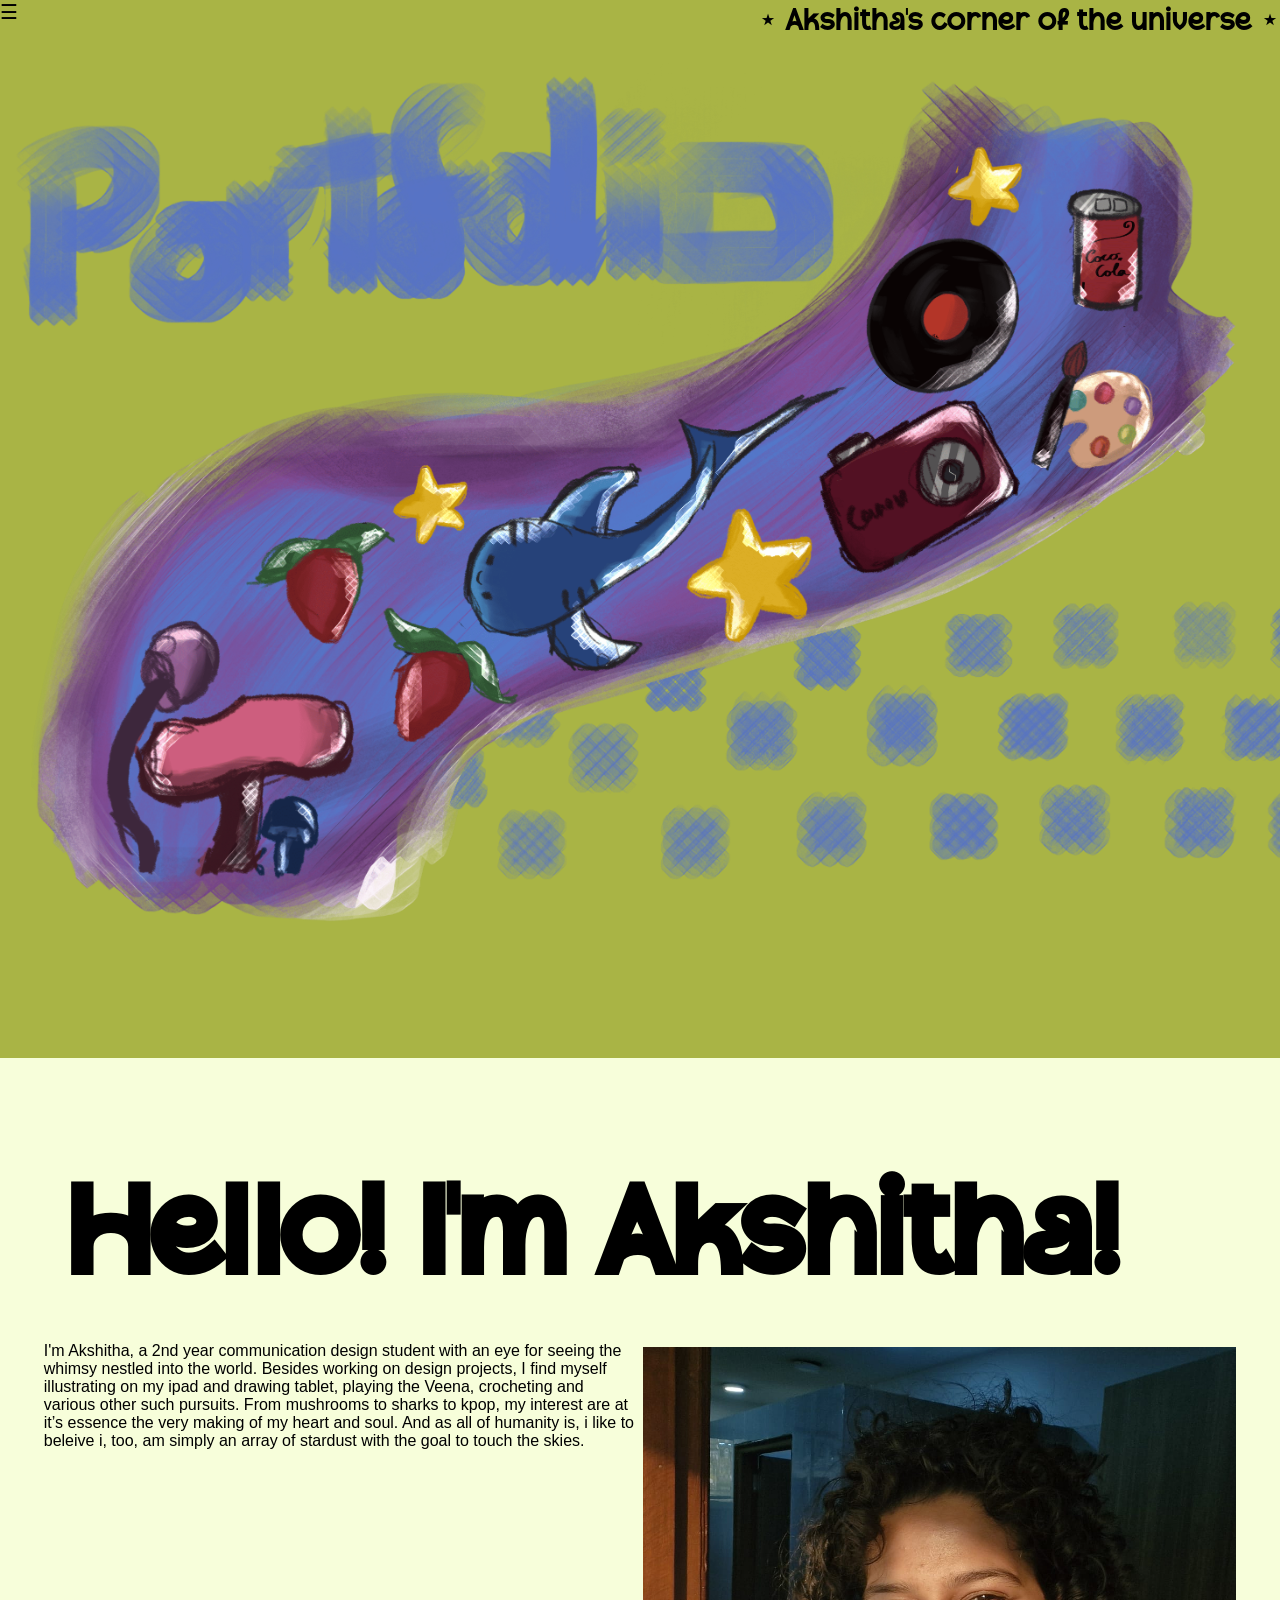
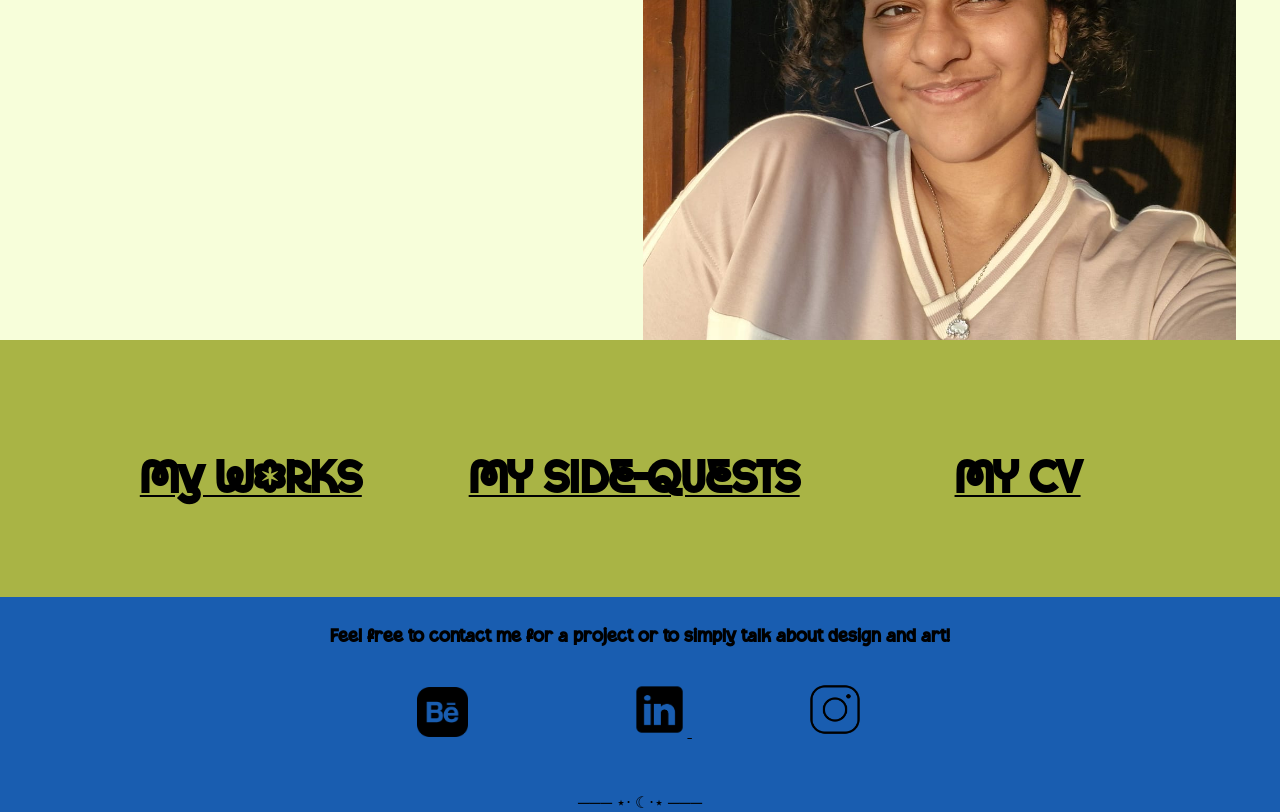
<file: index.html>
<!DOCTYPE html>
<head>
    <meta name="viewport" content="width=device-width, initial-scale=1">
    <link rel="stylesheet" href="style.css">
</head>
<html>
    <link rel="shortcut icon" href="favicon star.png" type="image/x-icon">
    

    <title> Akshitha's portfolio </title>

<body>
    
    <div style= background-color:#A9B445;> 
        <header style="font-size: 2.5vw; text-align:end; float: right;"> 
     ⋆ Akshitha's corner of the universe ⋆
     </header>    
     
        <div id="mySidenav" class="sidenav">
  <a href="javascript:void(0)" class="closebtn" onclick="closeNav()">&times;</a>
             <a href="index.html">Home</a>
  <a href="work.html">My Works</a>
  <a href="sidequests.html">My Side-quests</a>
  <a href="my cv.pdf" target="_blank">My CV</a>

</div>

<span style="font-size:1.563vw;cursor:pointer" onclick="openNav()">&#9776; </span>

<script>
function openNav() {
  document.getElementById("mySidenav").style.width = "13.021vw";
}

function closeNav() {
  document.getElementById("mySidenav").style.width = "0";
}
</script>
    
  <br> 
  <img src="my interests png.png" width="100%" height="100%">

 <div style="background-color: #F7FEDA;"> 
    <h2 style="font-size:10.417vw; margin-bottom: 0%; width: 100%" text-align: centre;> <br> &nbsp; Hello! I'm Akshitha! </h2>
 
 <p style="font-size: 1.458vw; margin:2.953vw;"> 
       <div class="row"> 
  <div class="column2">
 I'm Akshitha, a 2nd year communication design student with an eye for seeing the whimsy nestled into the world.
Besides working on design projects, I find myself illustrating on my ipad and drawing tablet, playing the Veena, crocheting and various other such pursuits. From mushrooms to sharks to kpop, my interest are at it’s essence the very making of my heart and soul. And as all of humanity is, i like to beleive i, too, am simply an array of stardust with the goal to touch the skies.
 
</p>

   
<br> <br> <br> <br>


</div> 
       <div class="column2" width: 20%; height: 20%>
        <img style="align-content: right;" src="my intro pic.jpeg" border: 2% >
       
       </div> </div> </div>


<div style="text-align: center;">
<h2 style="margin:1.458vw ;" > 

    <br> <br>
       <div class="row"> 
  <div class="column">

       <a href = "work.html"> <h3  >My WORKS</h3></a>
   
   </div>
       <div class="column">
       <a href = "sidequests.html"> <h3>MY SIDE-QUESTS<h3></a>

       </div>
        <div class="column">   
   <a href = "my cv.pdf" target="_blank"> <h3>MY CV</h3></a>
       
       </div>
    
   
</h2>
<br> <br>
</div>
<div style="background-color: #195DB0; text-align: center;"> 
<h6 style="margin:1.458vw ;" > 
    <br>
    
<h3 style="font-size: 1.458vw;"> Feel free to contact me for a project or to simply talk about design and art! </h3>
    <br> <br> <br>
   <a href = "https://www.behance.net/akshithagopi" target="_blank"> <img src="behance.png" style="width: 3.937vw;"></a> &nbsp; &nbsp; &nbsp; &nbsp; &nbsp; &nbsp; &nbsp; &nbsp; &nbsp; &nbsp; &nbsp; &nbsp; &nbsp; &nbsp; &nbsp; &nbsp; &nbsp; &nbsp;
   <a href = "https://www.linkedin.com/in/akshitha-gopikrishnan-642bb9378/" target="_blank">  <img src="icons8-linkedin-500.png" style="width: 4.331vw;"> </a> &nbsp; &nbsp; &nbsp; &nbsp; &nbsp; &nbsp; &nbsp; &nbsp; &nbsp; &nbsp; &nbsp; &nbsp; &nbsp;
   <a href = "https://www.instagram.com/ashxxart/" target="_blank"> <img src="icons8-instagram-100.png" style="width: 4.331vw;"></a>

</h6>
<br> <br> <br>
<p> ─── ⋆⋅ ☾⋅⋆ ───</p>
</div>

    </body>

</html>
</file>
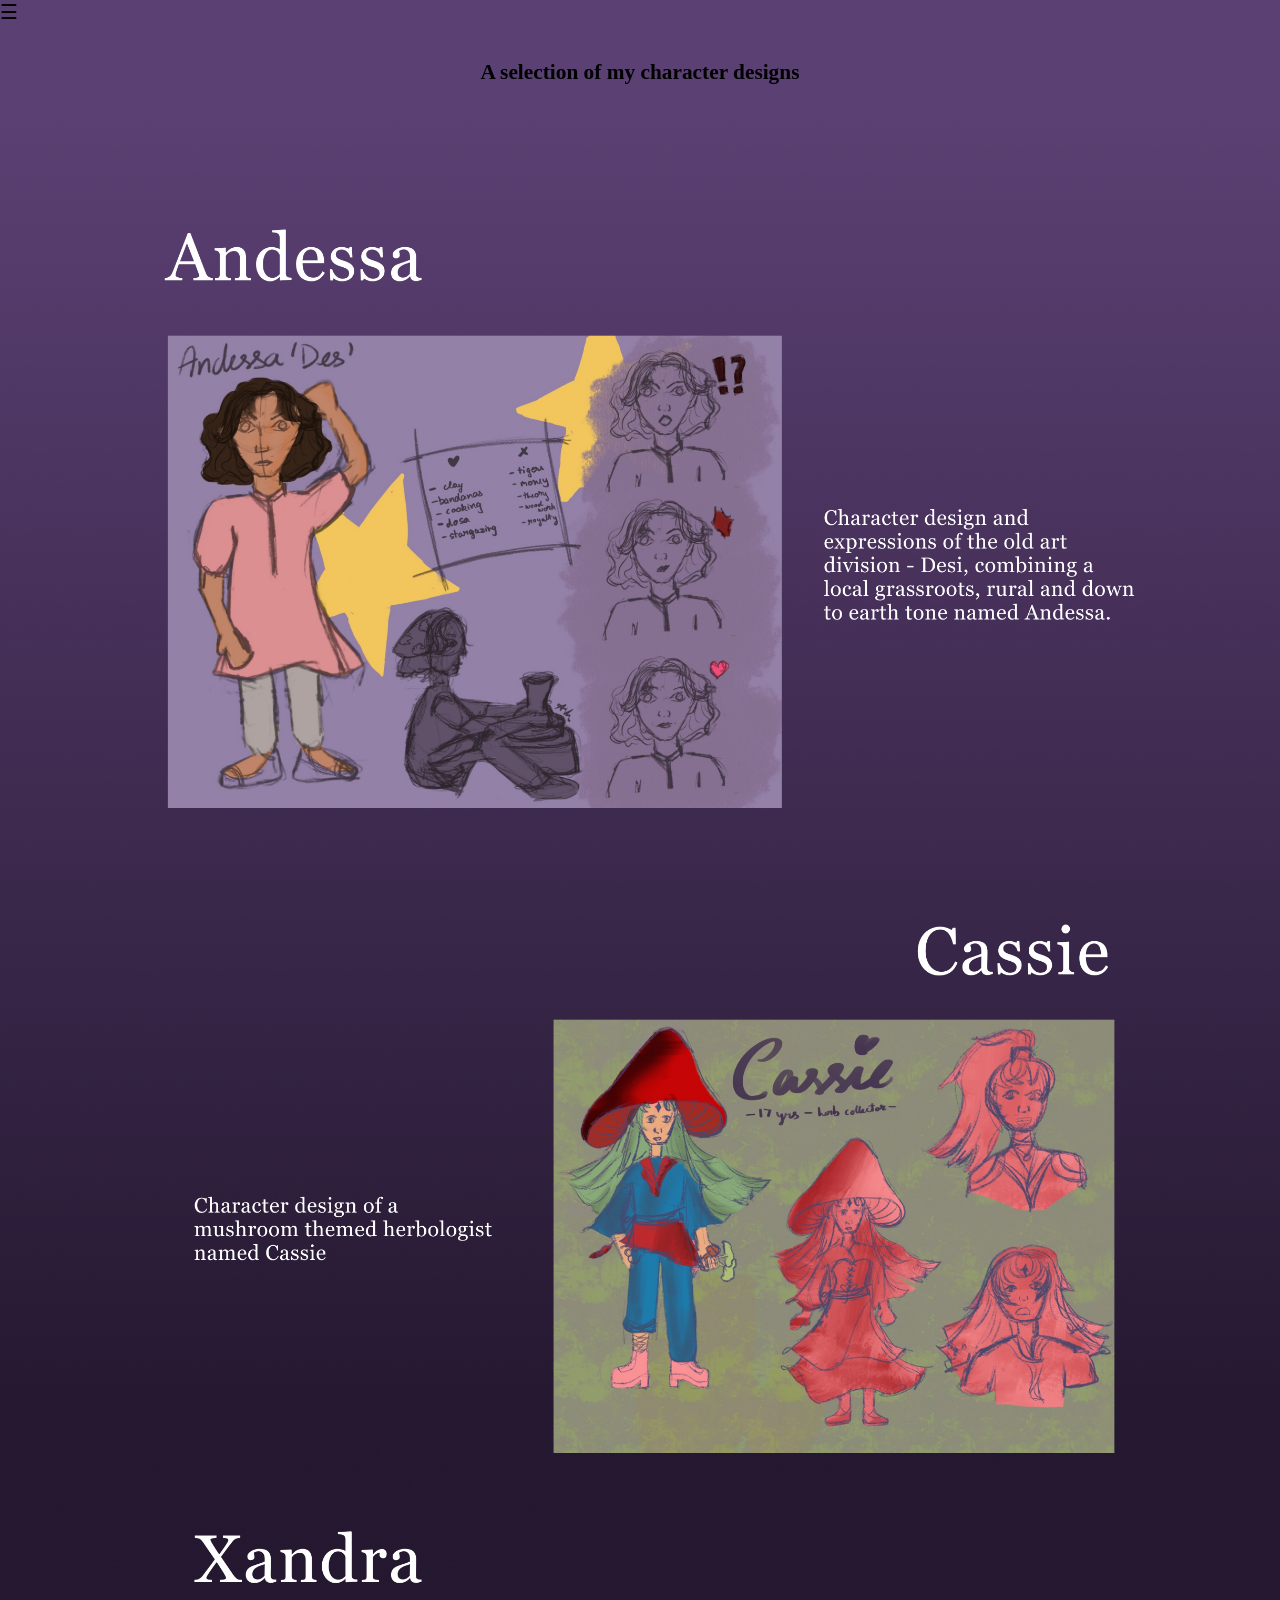
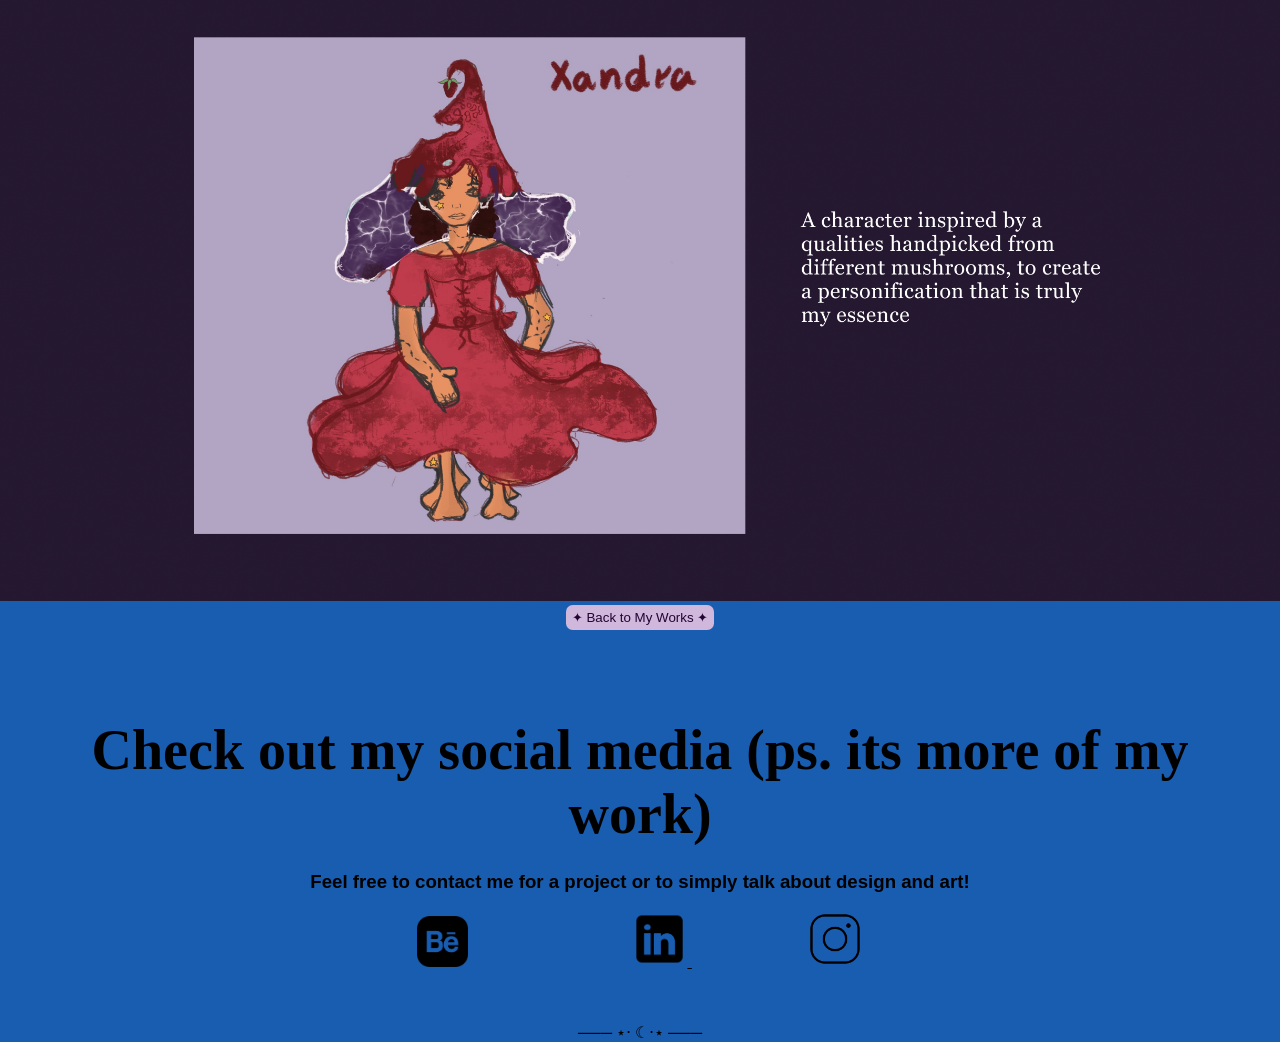
<file: characters.html>
<!DOCTYPE html>
<head>
    <meta name="viewport" content="width=device-width, initial-scale=1">
    <link rel="stylesheet" href="style.css">
    <link rel="shortcut icon" href="favicon star.png" type="image/x-icon">
    
</head>
<style>

</style>

<html>
    <title> Character Design </title>

<body>
    
    <div style= background-color:#5B4073;>    
        <div id="mySidenav" class="sidenav">
  <a href="javascript:void(0)" class="closebtn" onclick="closeNav()">&times;</a>
              <a href="index.html">Home</a>
  <a href="work.html">My Works</a>
  <a href="sidequests.html">My Side-quests</a>
  <a href="my cv.pdf" target="_blank">My CV</a>

</div>

<span style="font-size:1.563vw;cursor:pointer" onclick="openNav()">&#9776; </span>

<script>
function openNav() {
  document.getElementById("mySidenav").style.width = "13.021vw";
}

function closeNav() {
  document.getElementById("mySidenav").style.width = "0";
}
</script>

    <h5 style="font-size: 1.667vw; text-align: center;"> A selection of my character designs </h5>
<div style="background-color: #195DB0; text-align: center;"> 
    <img src="characters.jpg" width="100%">
    



<form action="work.html">
         <button type="submit">✦ Back to My Works ✦</button>
      </form>
<h6 style="margin:2.953vw;" > 
    <br>
       <h6 style="font-size: 4.375vw;"> Check out my social media (ps. its more of my work) </h6>
<h4 style="font-size: 1.458vw;"> Feel free to contact me for a project or to simply talk about design and art! </h4>
    <br> <br>
   <a href = "https://www.behance.net/akshithagopi" target="_blank"> <img src="behance.png" style="width: 3.937vw;"></a> &nbsp; &nbsp; &nbsp; &nbsp; &nbsp; &nbsp; &nbsp; &nbsp; &nbsp; &nbsp; &nbsp; &nbsp; &nbsp; &nbsp; &nbsp; &nbsp; &nbsp; &nbsp;
   <a href = "https://www.linkedin.com/in/akshitha-gopikrishnan-642bb9378/" target="_blank">  <img src="icons8-linkedin-500.png" style="width: 4.331vw;"> </a> &nbsp; &nbsp; &nbsp; &nbsp; &nbsp; &nbsp; &nbsp; &nbsp; &nbsp; &nbsp; &nbsp; &nbsp; &nbsp;
   <a href = "https://www.instagram.com/ashxxart/" target="_blank"> <img src="icons8-instagram-100.png" style="width: 4.331vw;"></a>

</h6>
<br> <br> <br>

<p> ─── ⋆⋅ ☾⋅⋆ ───</p>

</div>
</div>

</body>

</html>
</file>
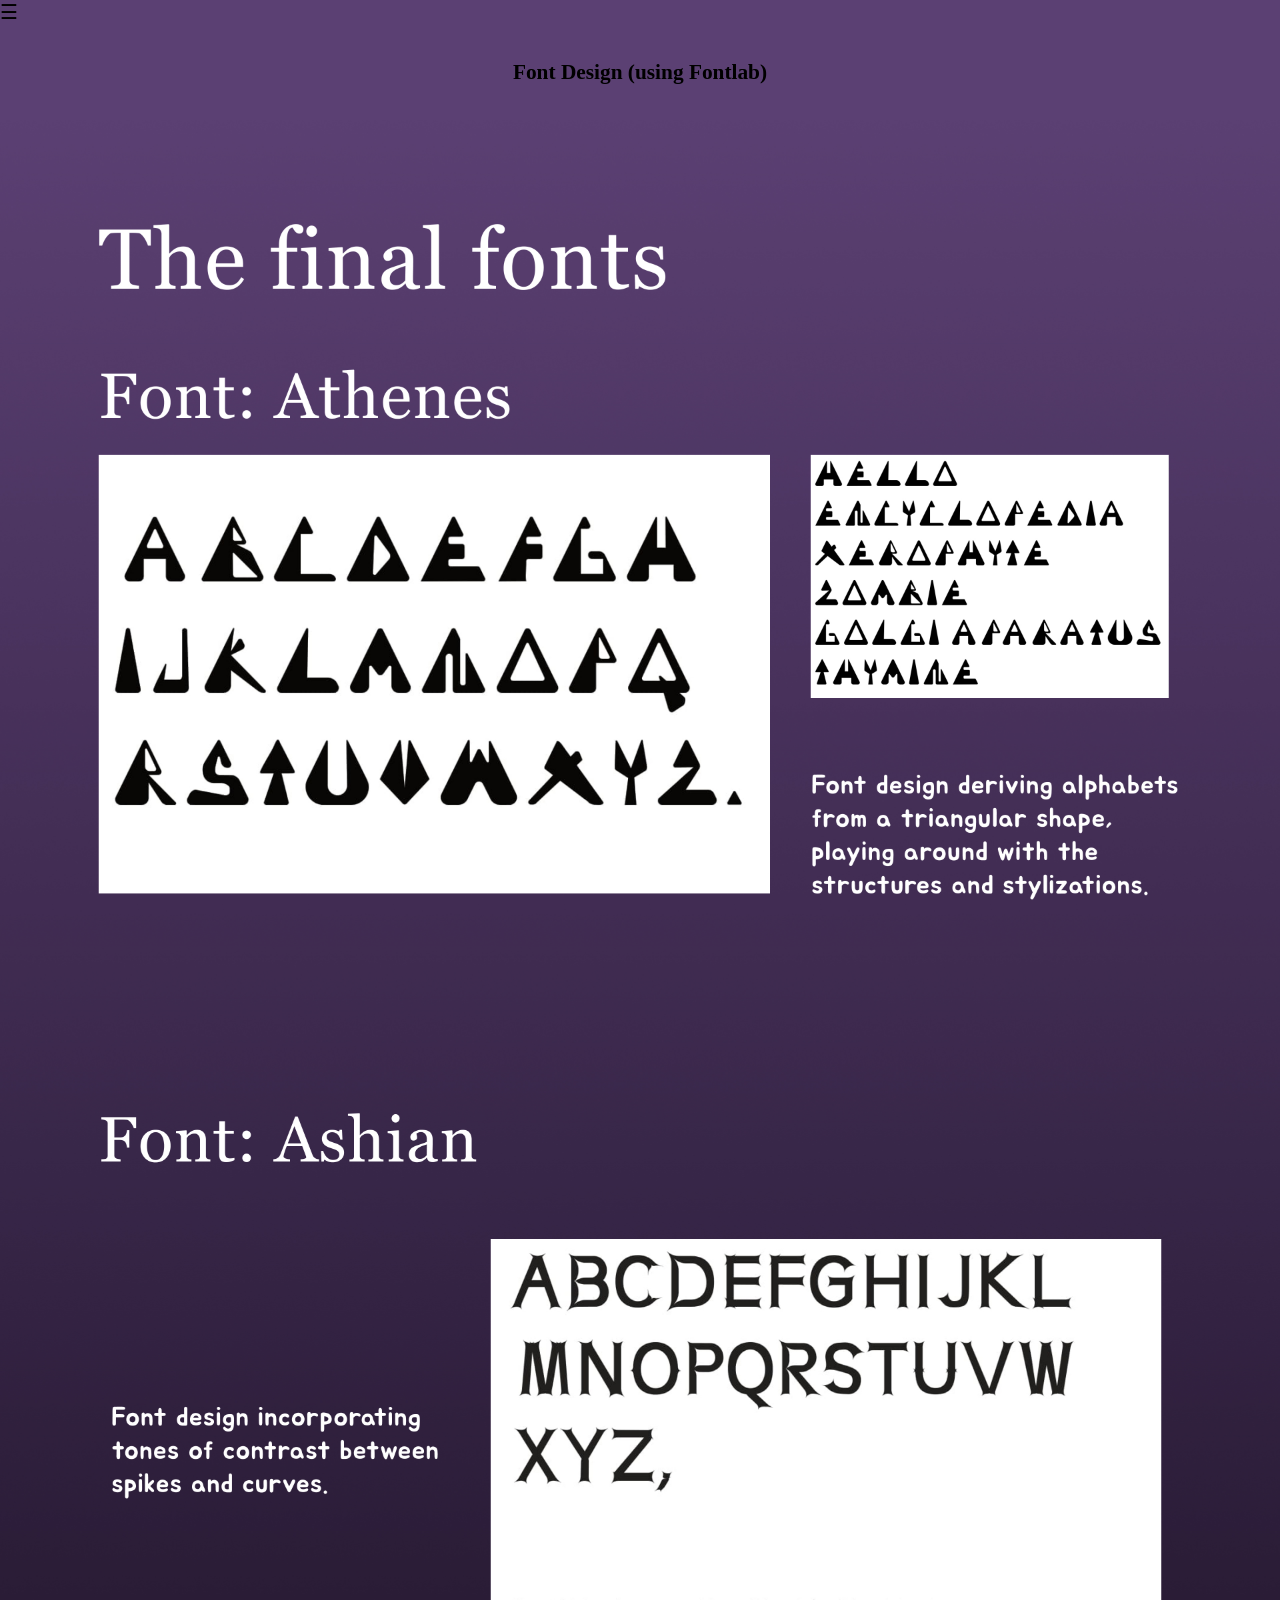
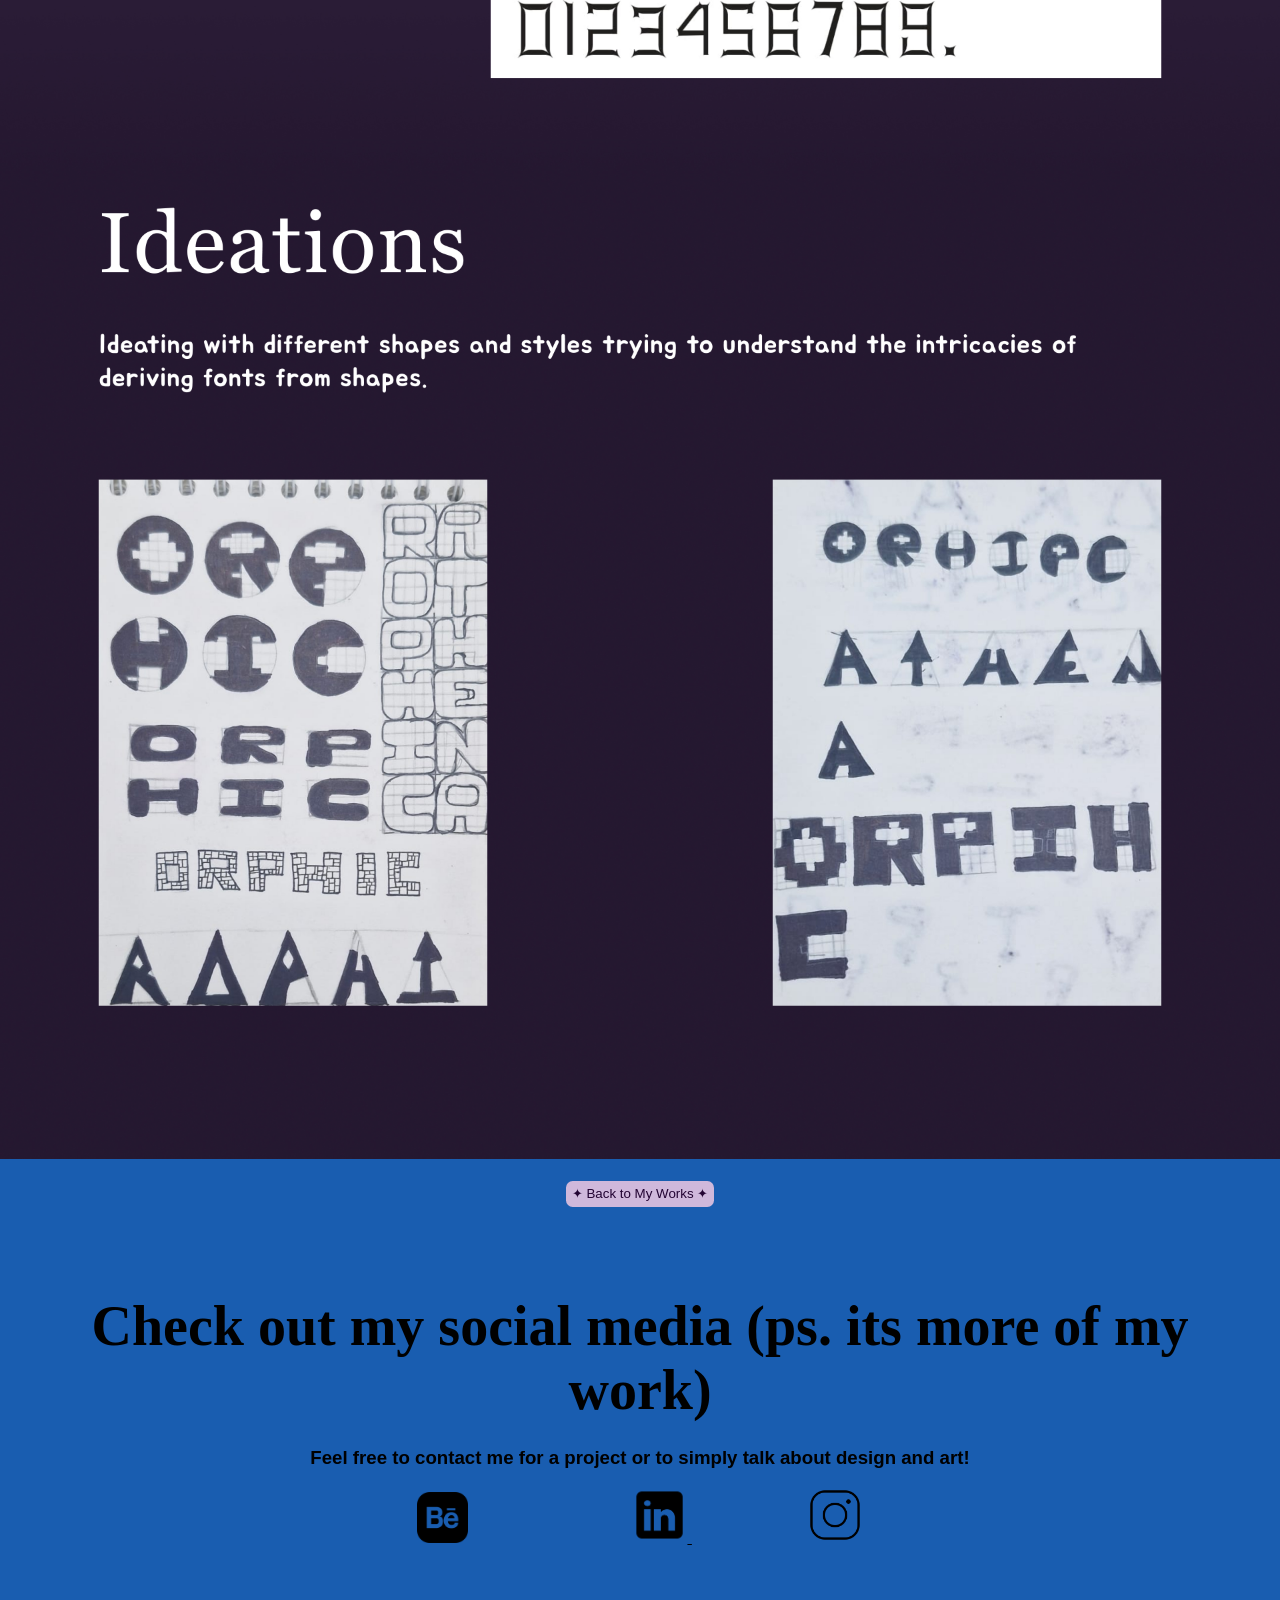
<file: Fontdesign.html>
<!DOCTYPE html>
<head>
    <meta name="viewport" content="width=device-width, initial-scale=1">
    <link rel="stylesheet" href="style.css">
     <link rel="shortcut icon" href="favicon star.png" type="image/x-icon">
     
</head>
<style>

</style>

<html>
    <title> Font Design </title>

<body>
    
    <div style= background-color:#5B4073;>    
        <div id="mySidenav" class="sidenav">
  <a href="javascript:void(0)" class="closebtn" onclick="closeNav()">&times;</a>
            <a href="index.html">Home</a>
  <a href="work.html">My Works</a>
  <a href="sidequests.html">My Side-quests</a>
  <a href="my cv.pdf" target="_blank">My CV</a>

</div>

<span style="font-size:1.563vw;cursor:pointer" onclick="openNav()">&#9776; </span>

<script>
function openNav() {
  document.getElementById("mySidenav").style.width = "13.021vw";
}

function closeNav() {
  document.getElementById("mySidenav").style.width = "0";
}
</script>

    <h5 style="font-size: 1.667vw; text-align: center;"> Font Design (using Fontlab) </h5>
<div style="background-color: #195DB0; text-align: center;"> 
    <img src="font design.jpg" width="100%">
    

<br> <br>
     <form action="work.html">
         <button type="submit">✦ Back to My Works ✦</button>
      </form>


<h6 style="margin:2.953vw ;" > 
    <br>
       <h6 style="font-size: 4.375vw;"> Check out my social media (ps. its more of my work) </h6>
<h4 style="font-size: 1.458vw;"> Feel free to contact me for a project or to simply talk about design and art! </h4>
    <br> <br>
   <a href = "https://www.behance.net/akshithagopi" target="_blank"> <img src="behance.png" style="width: 3.937vw;"></a> &nbsp; &nbsp; &nbsp; &nbsp; &nbsp; &nbsp; &nbsp; &nbsp; &nbsp; &nbsp; &nbsp; &nbsp; &nbsp; &nbsp; &nbsp; &nbsp; &nbsp; &nbsp;
   <a href = "https://www.linkedin.com/in/akshitha-gopikrishnan-642bb9378/" target="_blank">  <img src="icons8-linkedin-500.png" style="width: 4.331vw;"> </a> &nbsp; &nbsp; &nbsp; &nbsp; &nbsp; &nbsp; &nbsp; &nbsp; &nbsp; &nbsp; &nbsp; &nbsp; &nbsp;
   <a href = "https://www.instagram.com/ashxxart/" target="_blank"> <img src="icons8-instagram-100.png" style="width: 4.331vw;"></a>

</h6>
<br> <br> <br>

<p> ─── ⋆⋅ ☾⋅⋆ ───</p>

</div>
        </div>

</body>

</html>
</file>
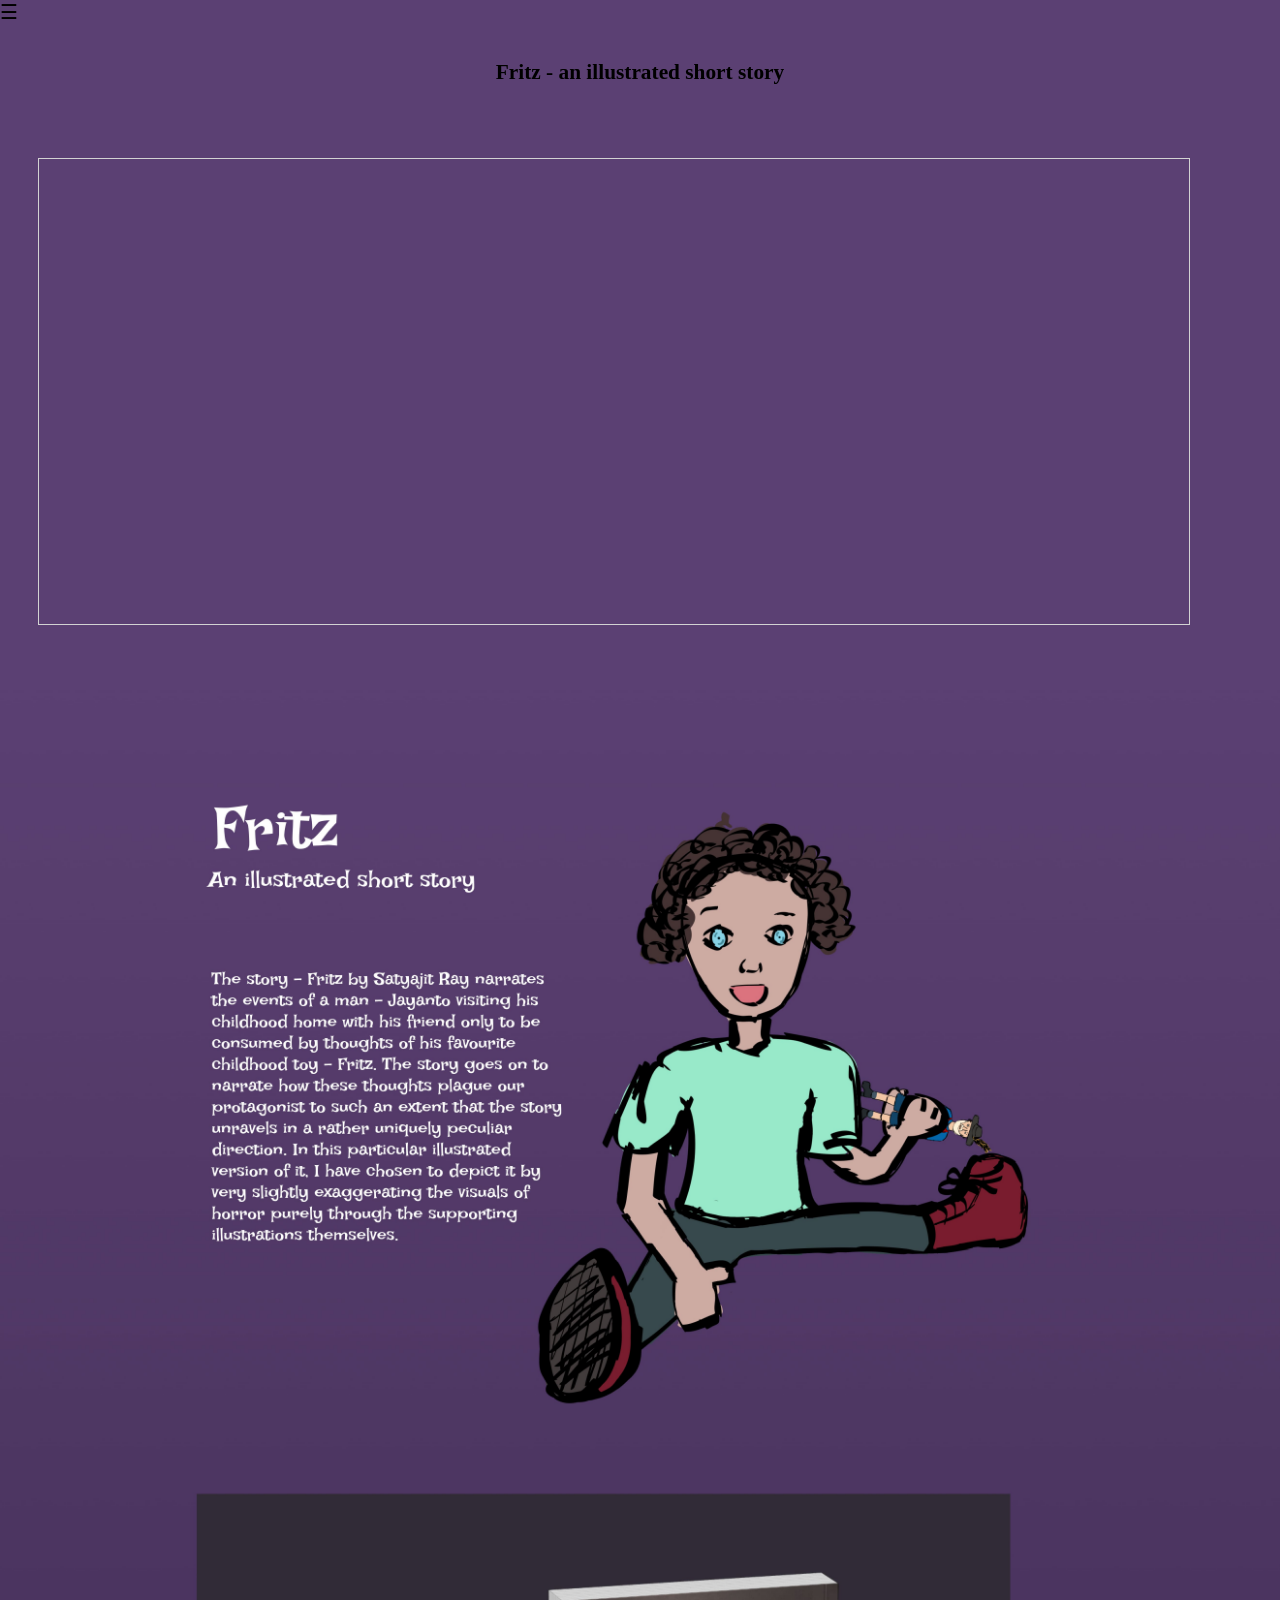
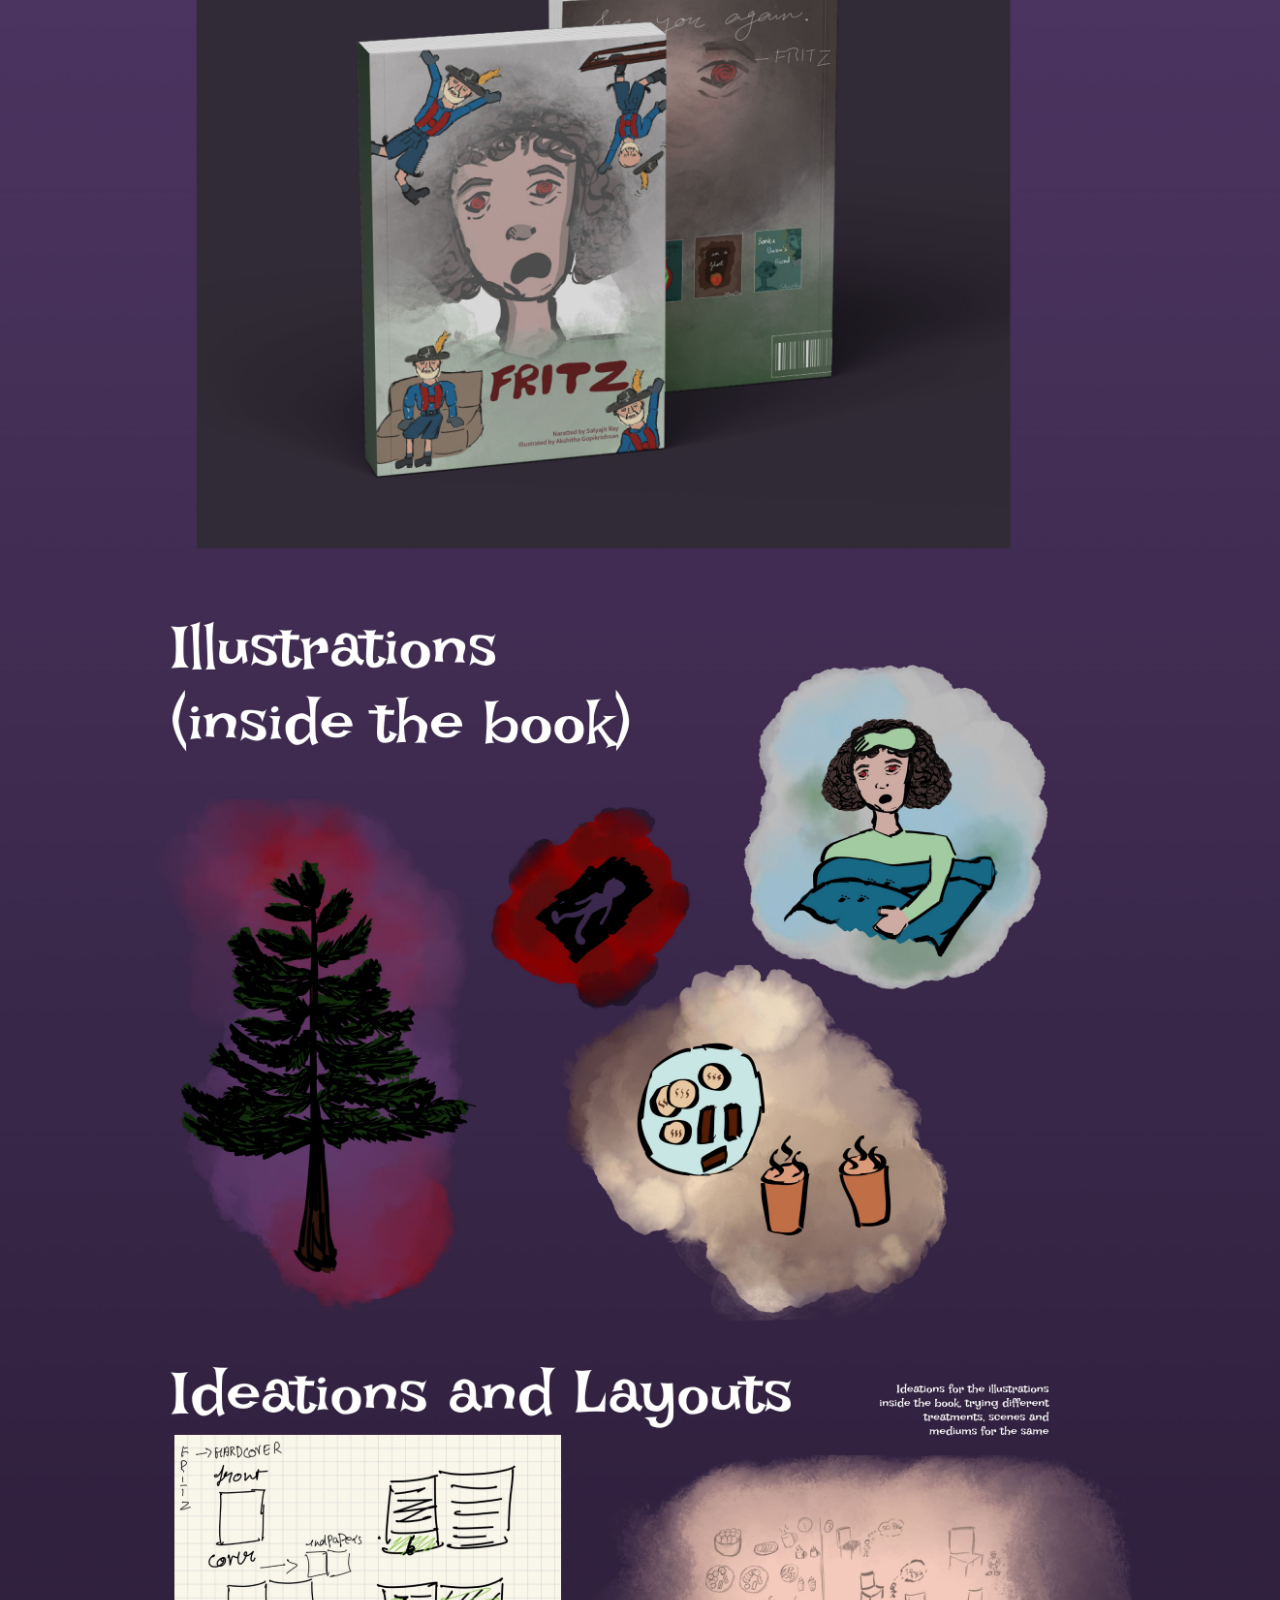
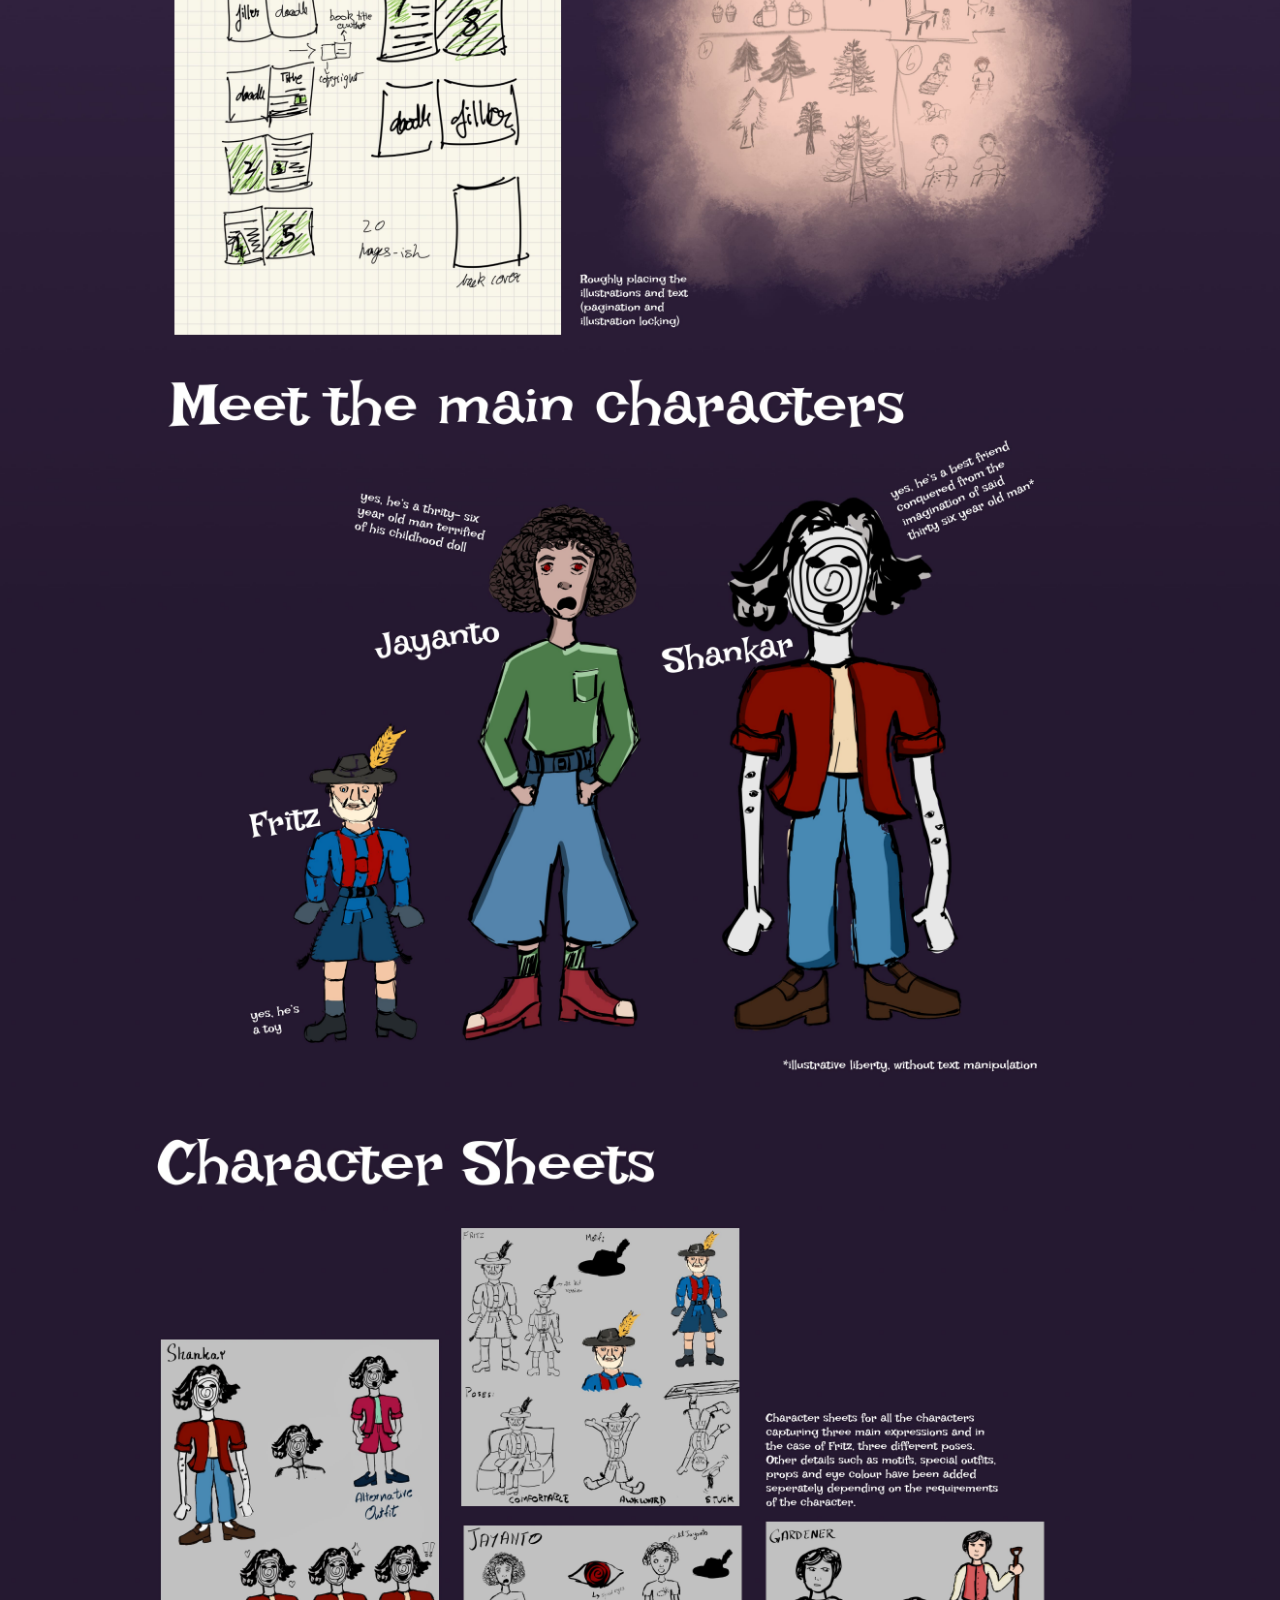
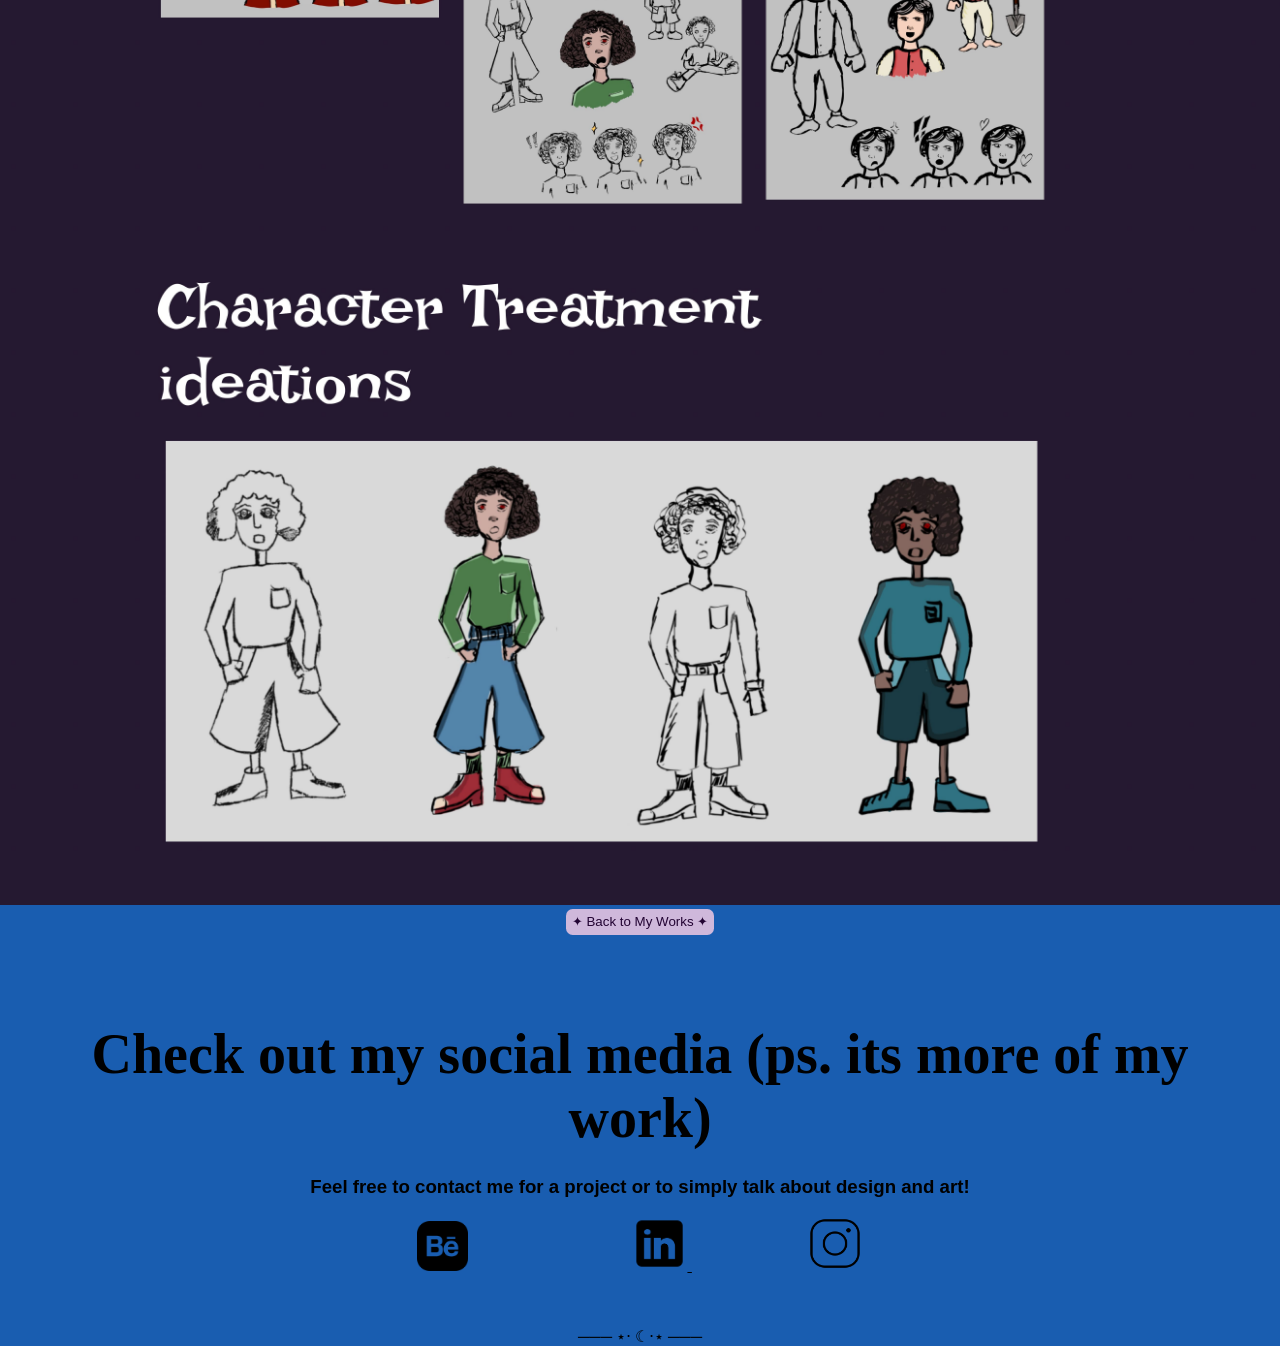
<file: fritz.html>
<!DOCTYPE html>
<head>
    <meta name="viewport" content="width=device-width, initial-scale=1">
    <link rel="stylesheet" href="style.css">
     <link rel="shortcut icon" href="favicon star.png" type="image/x-icon">
    
</head>
<style>

</style>

<html>
    <title> Fritz </title>

<body>
    
    <div style= background-color:#5B4073;>    
        <div id="mySidenav" class="sidenav">
  <a href="javascript:void(0)" class="closebtn" onclick="closeNav()">&times;</a>
            <a href="index.html">Home</a>
  <a href="work.html">My Works</a>
  <a href="sidequests.html">My Side-quests</a>
  <a href="my cv.pdf" target="_blank">My CV</a>

</div>

<span style="font-size:1.563vw;cursor:pointer" onclick="openNav()">&#9776; </span>

<script>
function openNav() {
  document.getElementById("mySidenav").style.width = "13.021vw";
}

function closeNav() {
  document.getElementById("mySidenav").style.width = "0";
}
</script>

    <h5 style="font-size: 1.667vw; text-align: center;"> Fritz - an illustrated short story </h5>


    <iframe allowfullscreen="" allow="clipboard-write" scrolling="no" class="fp-iframe" style="border: 0.052vw solid lightgray; width: 90%; margin: 2.953vw; height: 36.458vw;" src="https://heyzine.com/flip-book/5474a92890.html"></iframe>
                        
<div style="background-color: #195DB0; text-align: center;"> 
    <img src="fritz.jpg" width="100%">
    


<form action="work.html">
         <button type="submit">✦ Back to My Works ✦</button>
      </form>

<h6 style="margin:2.953vw ;" > 
    <br>
       <h6 style="font-size: 4.375vw;"> Check out my social media (ps. its more of my work) </h6>
<h4 style="font-size: 1.458vw;"> Feel free to contact me for a project or to simply talk about design and art! </h4>
    <br> <br>
   <a href = "https://www.behance.net/akshithagopi" target="_blank"> <img src="behance.png" style="width: 3.937vw;"></a> &nbsp; &nbsp; &nbsp; &nbsp; &nbsp; &nbsp; &nbsp; &nbsp; &nbsp; &nbsp; &nbsp; &nbsp; &nbsp; &nbsp; &nbsp; &nbsp; &nbsp; &nbsp;
   <a href = "https://www.linkedin.com/in/akshitha-gopikrishnan-642bb9378/" target="_blank">  <img src="icons8-linkedin-500.png" style="width: 4.331vw;"> </a> &nbsp; &nbsp; &nbsp; &nbsp; &nbsp; &nbsp; &nbsp; &nbsp; &nbsp; &nbsp; &nbsp; &nbsp; &nbsp;
   <a href = "https://www.instagram.com/ashxxart/" target="_blank"> <img src="icons8-instagram-100.png" style="width: 4.331vw;"></a>

</h6>
<br> <br> <br>

<p> ─── ⋆⋅ ☾⋅⋆ ───</p>

</div>
</div>

</body>

</html>
</file>
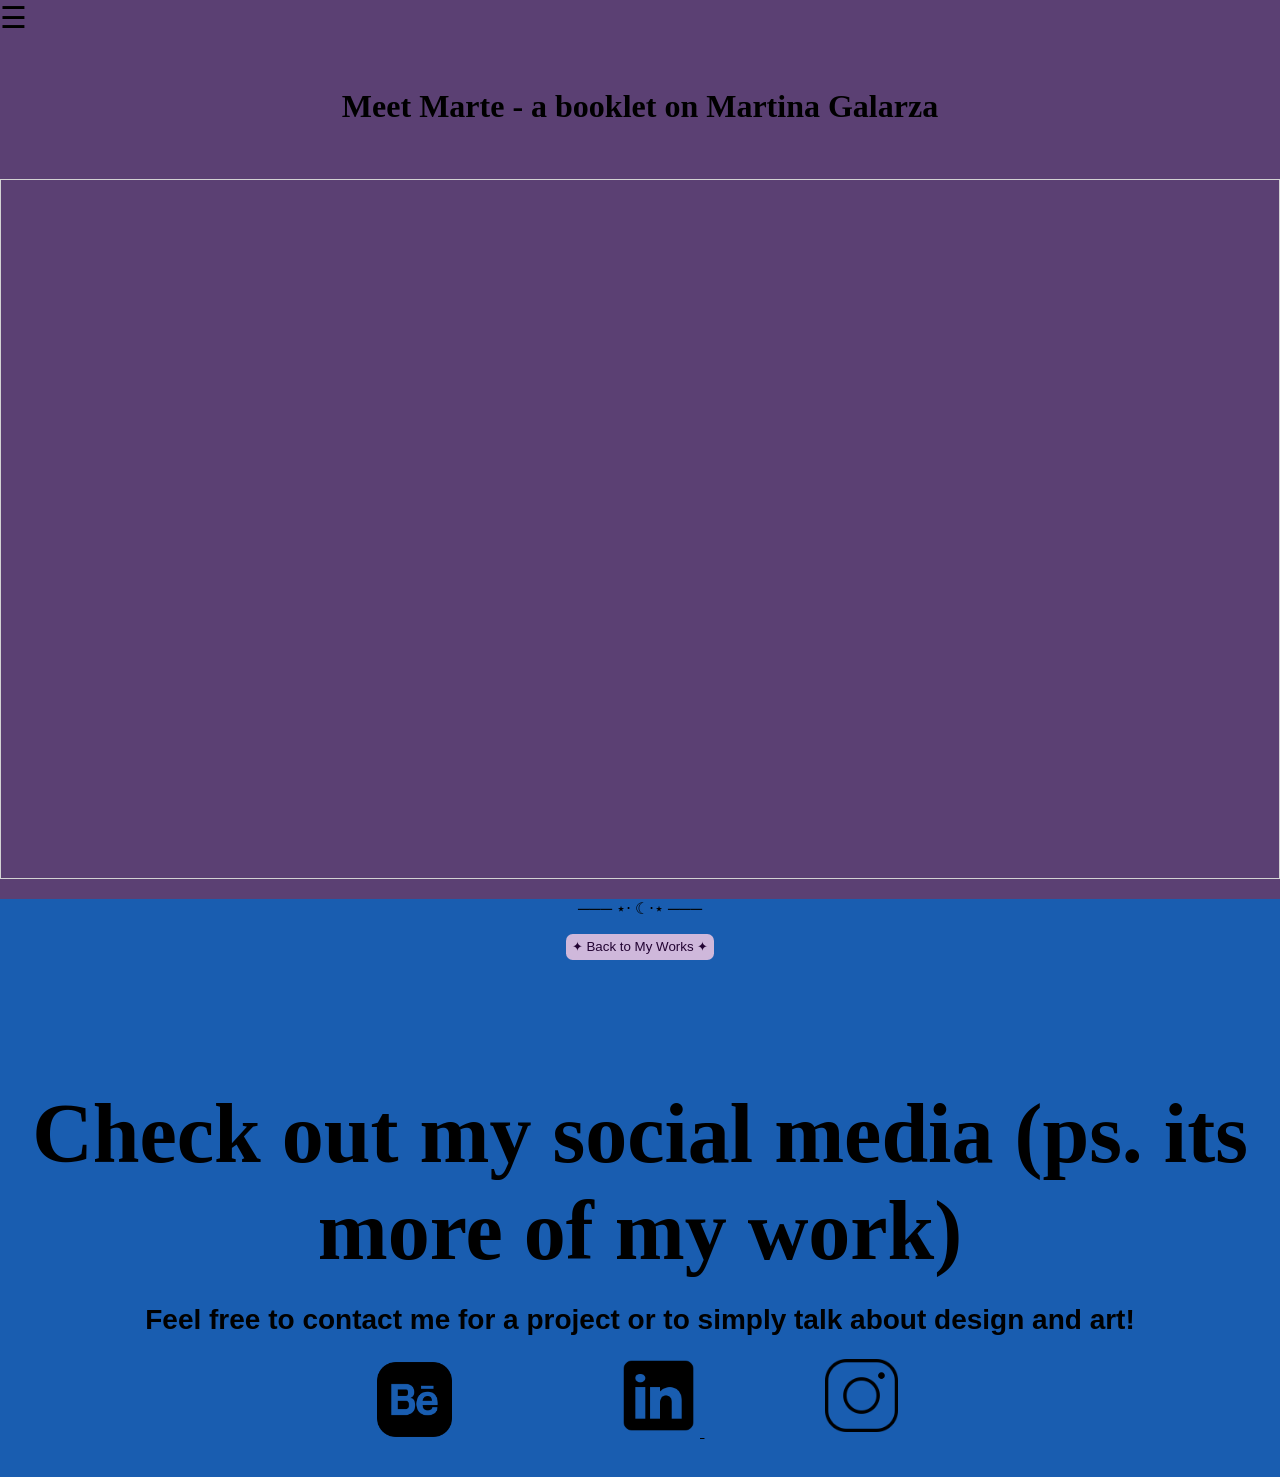
<file: meetmarte.html>
<!DOCTYPE html>
<head>
    <meta name="viewport" content="width=device-width, initial-scale=1">
    <link rel="stylesheet" href="style.css">
     <link rel="shortcut icon" href="favicon star.png" type="image/x-icon">
    
</head>
<style>

</style>

<html>
    <title> Meet Marte </title>

<body>
    
    <div style= background-color:#5B4073;>    
        <div id="mySidenav" class="sidenav">
  <a href="javascript:void(0)" class="closebtn" onclick="closeNav()">&times;</a>
            <a href="index.html">Home</a>
  <a href="work.html">My Works</a>
  <a href="sidequests.html">My Side-quests</a>
  <a href="my cv.pdf" target="_blank">My CV</a>

</div>

<span style="font-size:30px;cursor:pointer" onclick="openNav()">&#9776; </span>

<script>
function openNav() {
  document.getElementById("mySidenav").style.width = "250px";
}

function closeNav() {
  document.getElementById("mySidenav").style.width = "0";
}
</script>

    <h5 style="font-size: 32px; text-align: center;"> Meet Marte - a booklet on Martina Galarza </h5>

   
     <iframe allowfullscreen="" allow="clipboard-write" scrolling="no" class="fp-iframe" style="border: 1px solid lightgray; width: 100%; height: 700px;" src="https://heyzine.com/flip-book/172b0f1956.html"></iframe>
                   <div style="background-color: #195DB0; text-align: center;">      
<p style="text-align: center;"> ─── ⋆⋅ ☾⋅⋆ ───</p>



<form action="work.html">
         <button type="submit">✦ Back to My Works ✦</button>
      </form>
<h6 style="margin:1.5cm ;" > 
    <br>
       <h6 style="font-size: 84px;"> Check out my social media (ps. its more of my work) </h6>
<h4 style="font-size: 28px;"> Feel free to contact me for a project or to simply talk about design and art! </h4>
    <br> <br>
   <a href = "https://www.behance.net/akshithagopi" target="_blank"> <img src="behance.png" style="width: 2cm;"></a> &nbsp; &nbsp; &nbsp; &nbsp; &nbsp; &nbsp; &nbsp; &nbsp; &nbsp; &nbsp; &nbsp; &nbsp; &nbsp; &nbsp; &nbsp; &nbsp; &nbsp; &nbsp;
   <a href = "https://www.linkedin.com/in/akshitha-gopikrishnan-642bb9378/" target="_blank">  <img src="icons8-linkedin-500.png" style="width: 2.2cm;"> </a> &nbsp; &nbsp; &nbsp; &nbsp; &nbsp; &nbsp; &nbsp; &nbsp; &nbsp; &nbsp; &nbsp; &nbsp; &nbsp;
   <a href = "https://www.instagram.com/ashxxart/" target="_blank"> <img src="icons8-instagram-100.png" style="width: 2.2cm;"></a>

</h6>
<br> <br> <br>

</div>
</div>

</body>

</html>
</file>
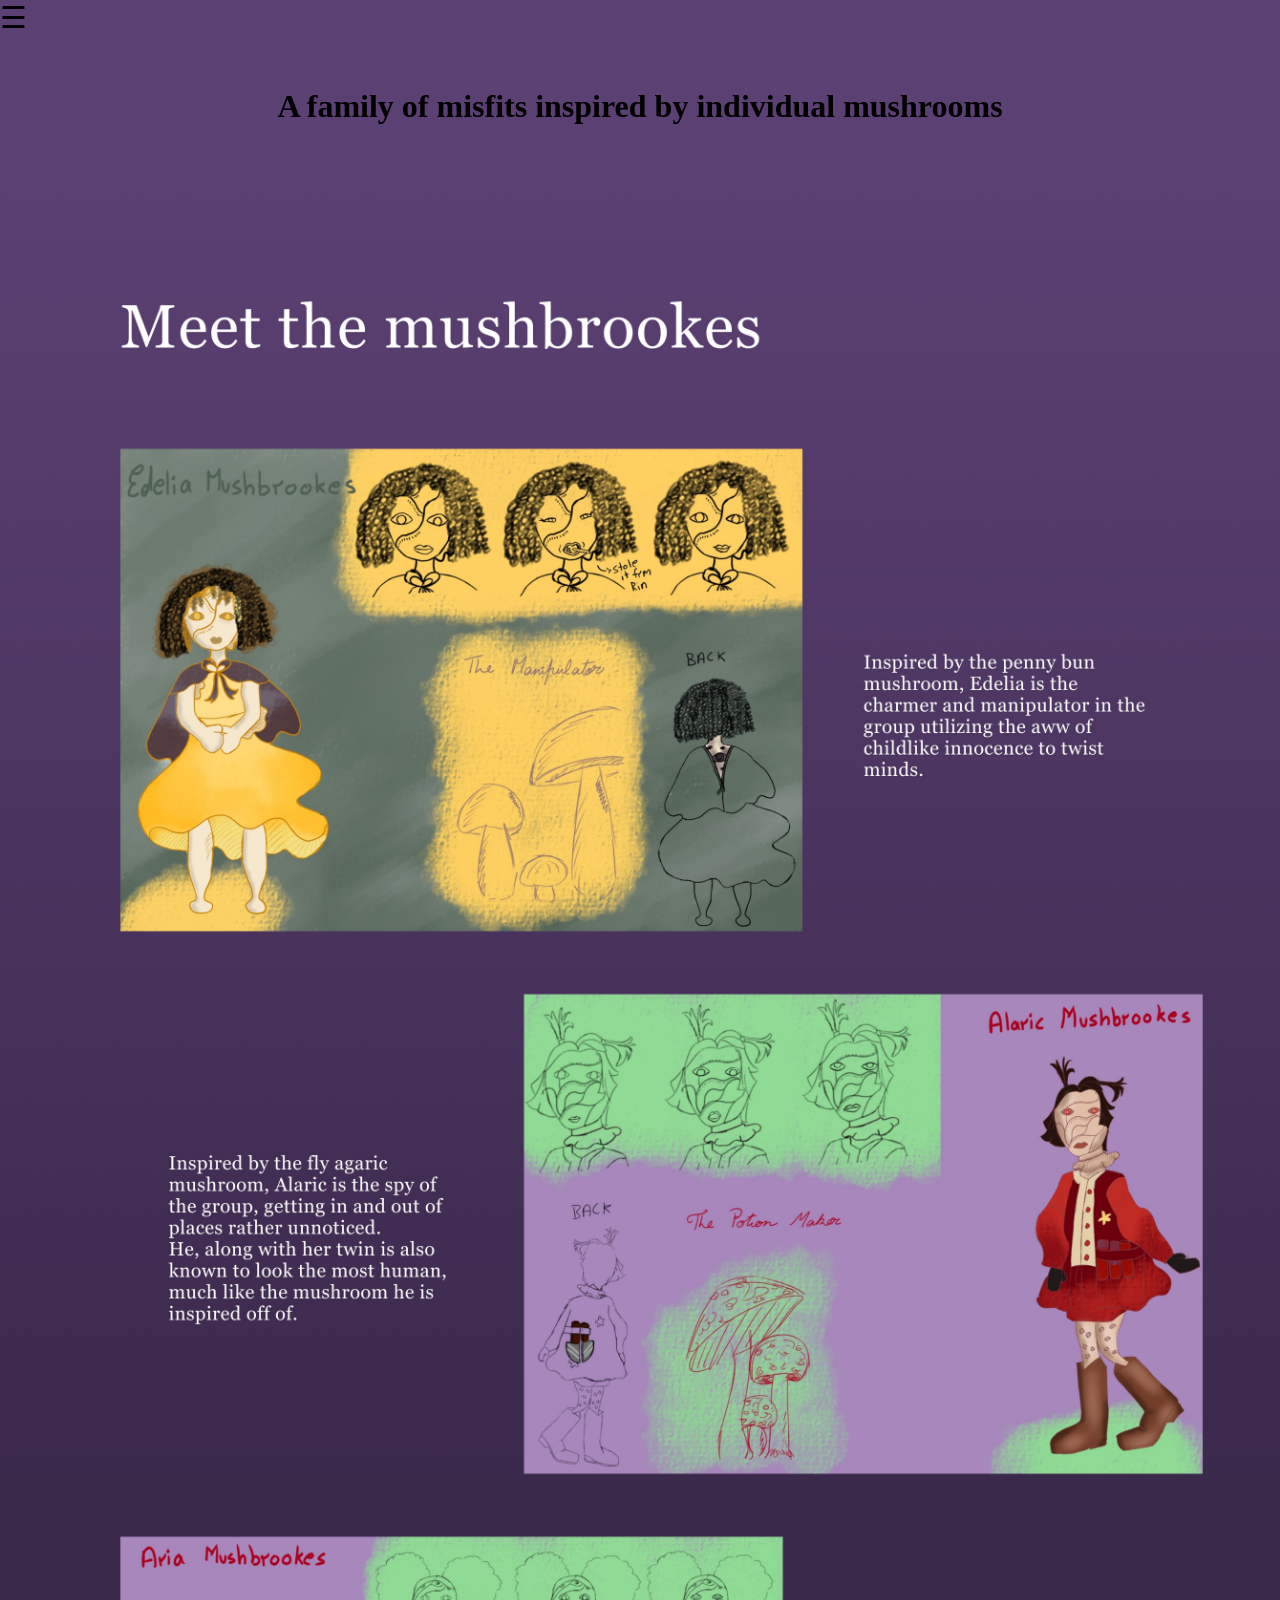
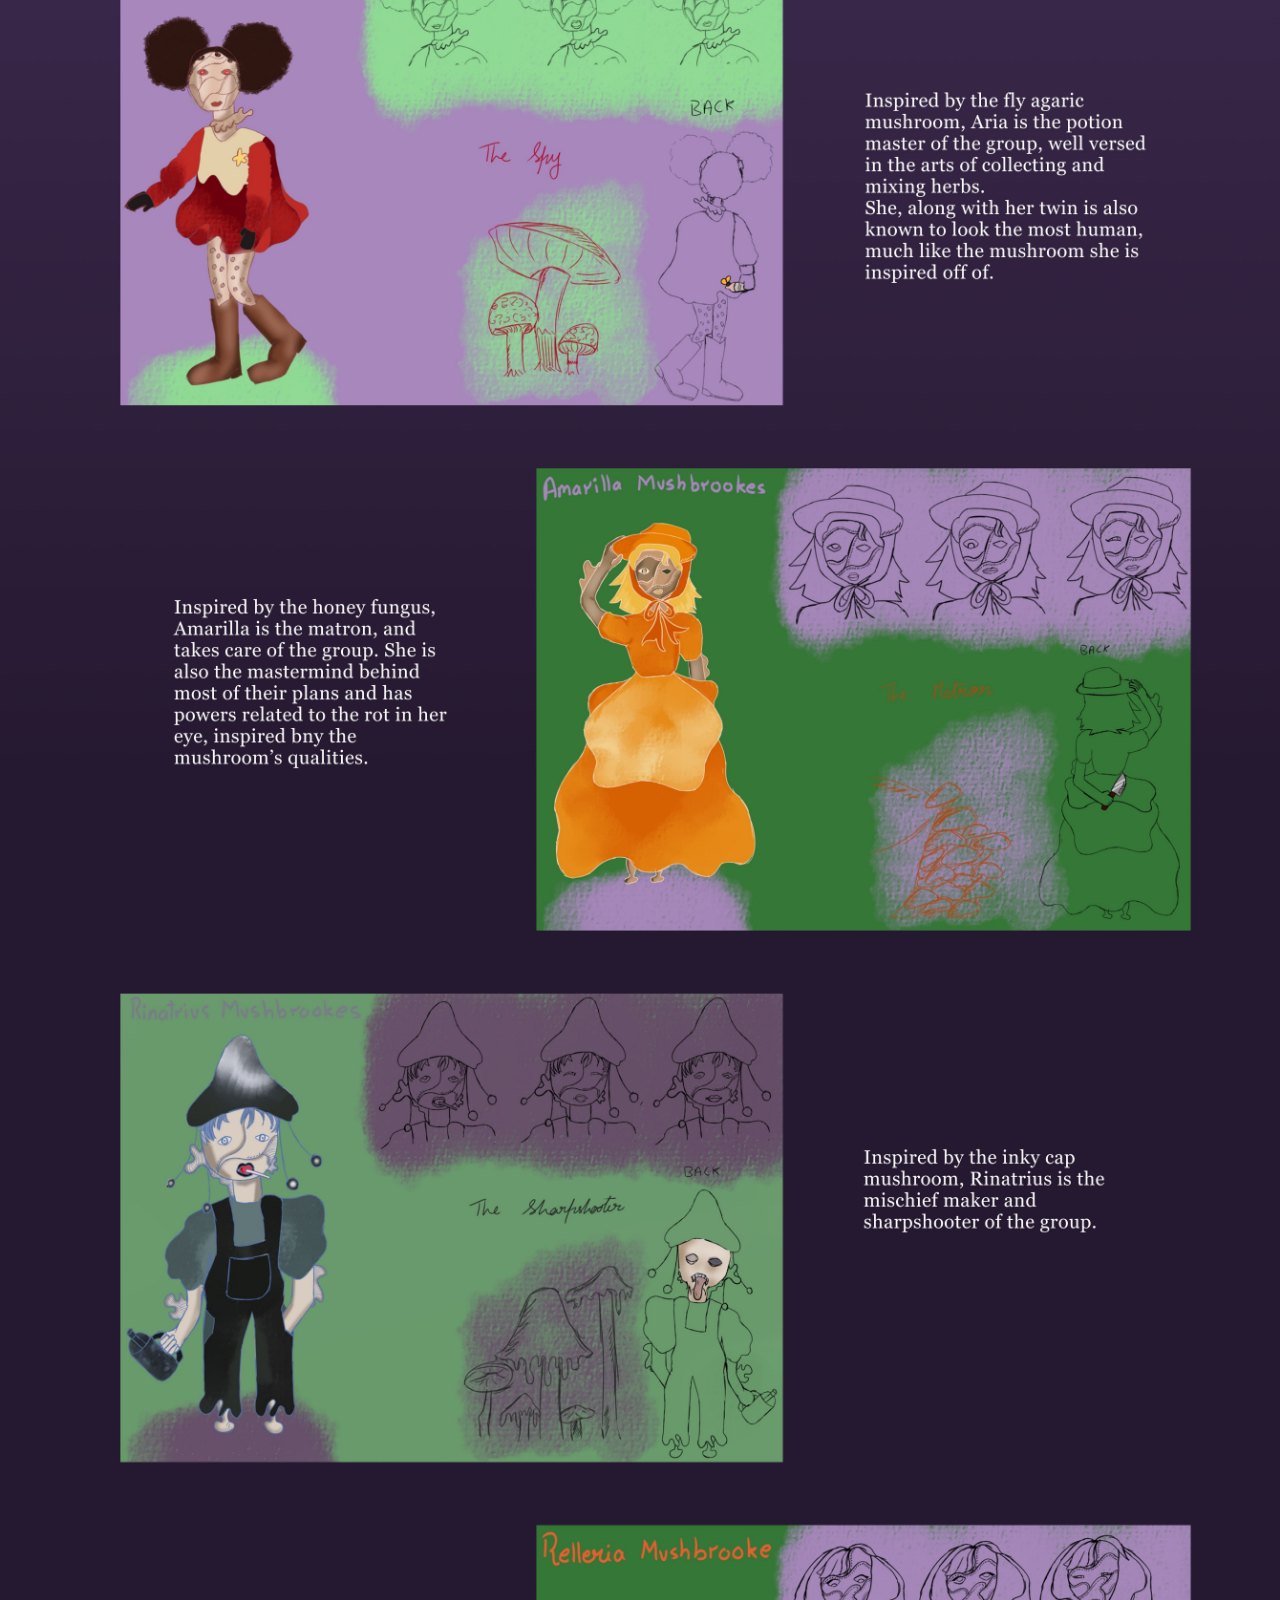
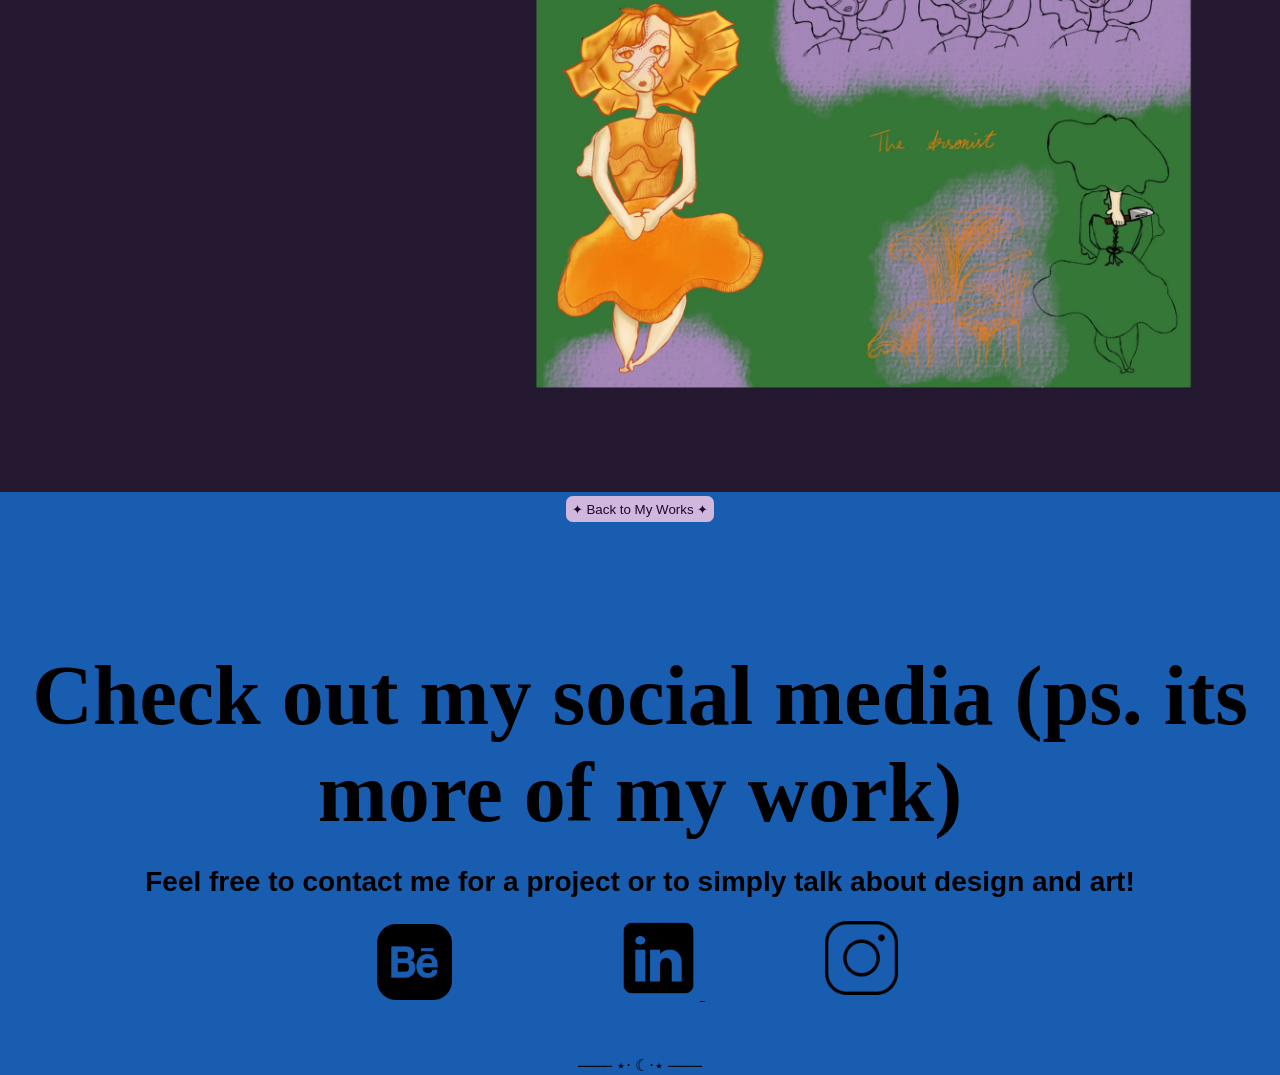
<file: mushroomcharacters.html>
<!DOCTYPE html>
<head>
    <meta name="viewport" content="width=device-width, initial-scale=1">
    <link rel="stylesheet" href="style.css">
</head>
<style>

</style>

<html>
    <title> Meet the mushbrookes </title>

<body>
    
    <div style= background-color:#5B4073;>    
        <div id="mySidenav" class="sidenav">
  <a href="javascript:void(0)" class="closebtn" onclick="closeNav()">&times;</a>
  <a href="work.html">My Works</a>
  <a href="sidequests.html">My Side-quests</a>
  <a href="my cv.pdf" target="_blank">My CV</a>

</div>

<span style="font-size:30px;cursor:pointer" onclick="openNav()">&#9776; </span>

<script>
function openNav() {
  document.getElementById("mySidenav").style.width = "250px";
}

function closeNav() {
  document.getElementById("mySidenav").style.width = "0";
}
</script>

    <h5 style="font-size: 32px; text-align: center;"> A family of misfits inspired by individual mushrooms</h5>
<div style="background-color: #195DB0; text-align: center;"> 
    <img src="mushroom characters.jpg" width="100%">
    

<form action="work.html">
         <button type="submit">✦ Back to My Works ✦</button>
      </form>


<h6 style="margin:1.5cm ;" > 
    <br>
       <h6 style="font-size: 84px;"> Check out my social media (ps. its more of my work) </h6>
<h4 style="font-size: 28px;"> Feel free to contact me for a project or to simply talk about design and art! </h4>
    <br> <br>
   <a href = "https://www.behance.net/akshithagopi" target="_blank"> <img src="behance.png" style="width: 2cm;"></a> &nbsp; &nbsp; &nbsp; &nbsp; &nbsp; &nbsp; &nbsp; &nbsp; &nbsp; &nbsp; &nbsp; &nbsp; &nbsp; &nbsp; &nbsp; &nbsp; &nbsp; &nbsp;
   <a href = "https://www.linkedin.com/in/akshitha-gopikrishnan-642bb9378/" target="_blank">  <img src="icons8-linkedin-500.png" style="width: 2.2cm;"> </a> &nbsp; &nbsp; &nbsp; &nbsp; &nbsp; &nbsp; &nbsp; &nbsp; &nbsp; &nbsp; &nbsp; &nbsp; &nbsp;
   <a href = "https://www.instagram.com/ashxxart/" target="_blank"> <img src="icons8-instagram-100.png" style="width: 2.2cm;"></a>

</h6>
<br> <br> <br>

<p> ─── ⋆⋅ ☾⋅⋆ ───</p>

</div>
</div>

</body>

</html>
</file>
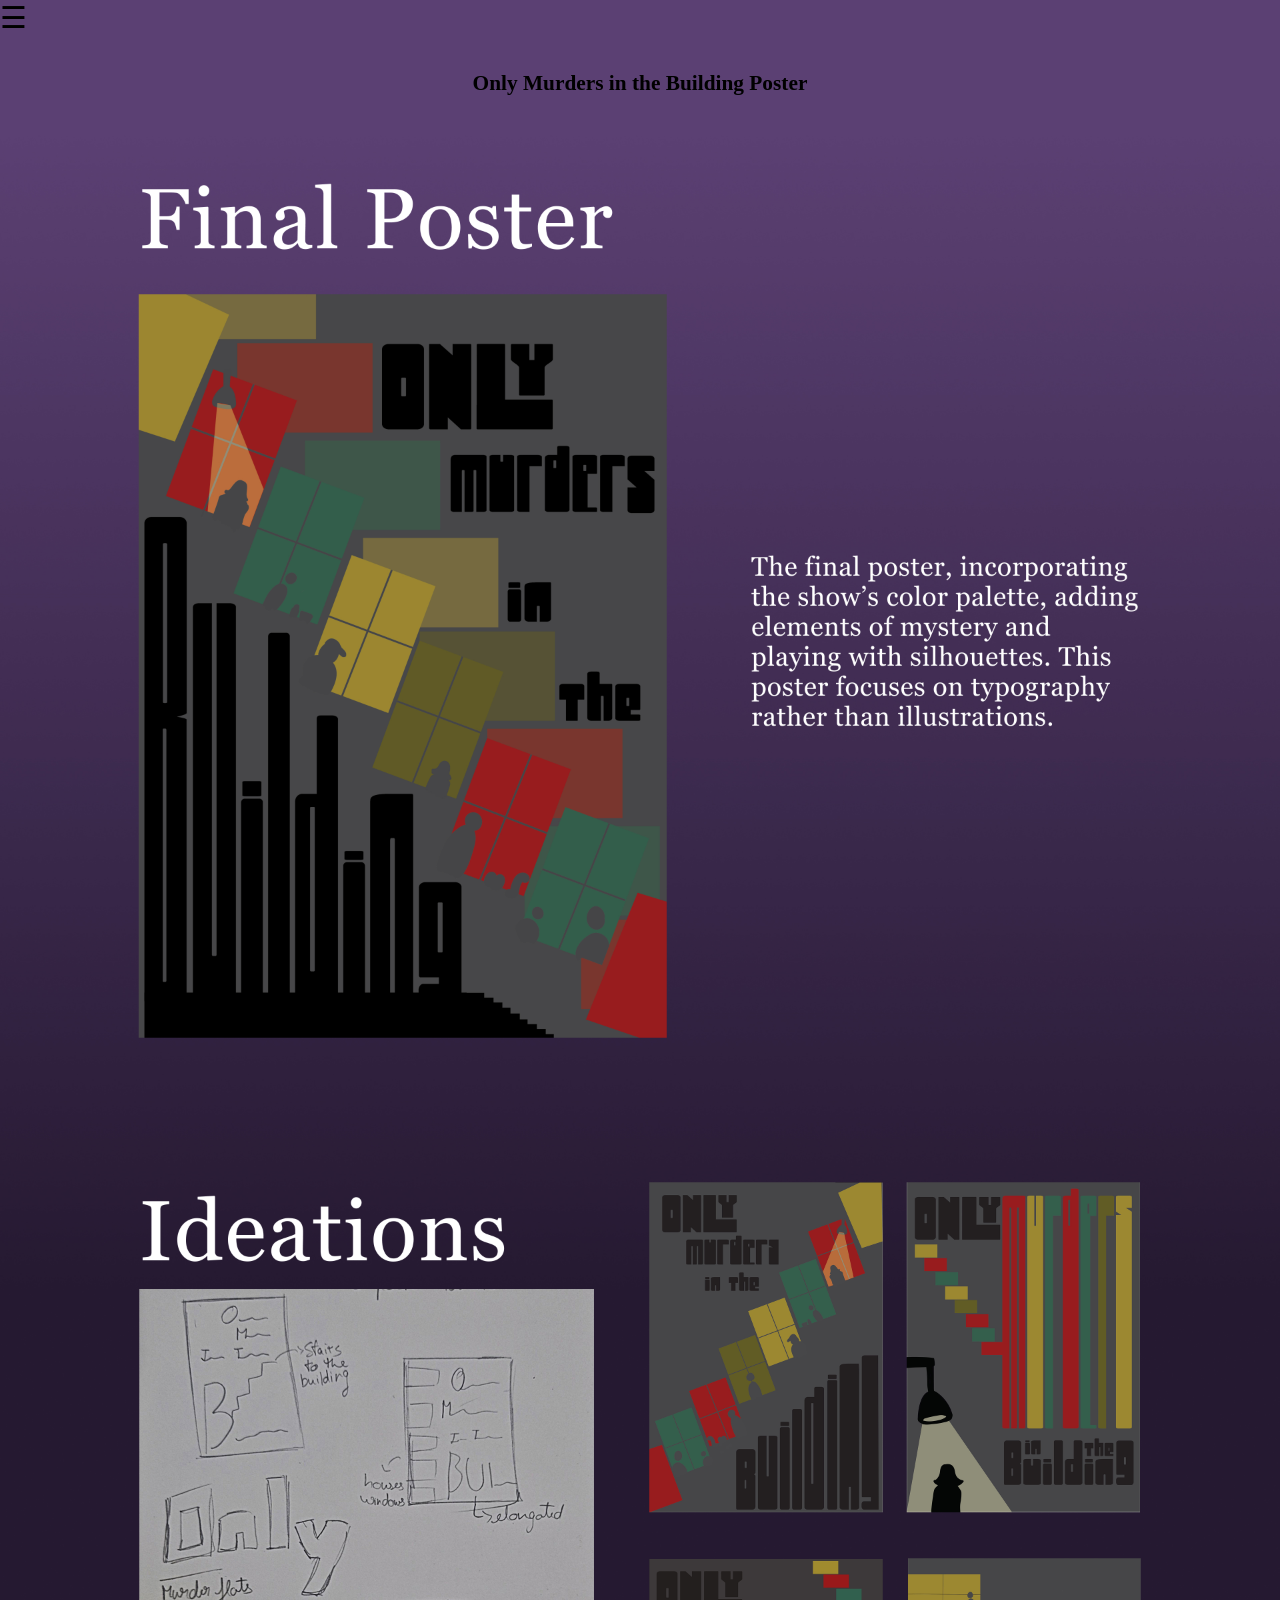
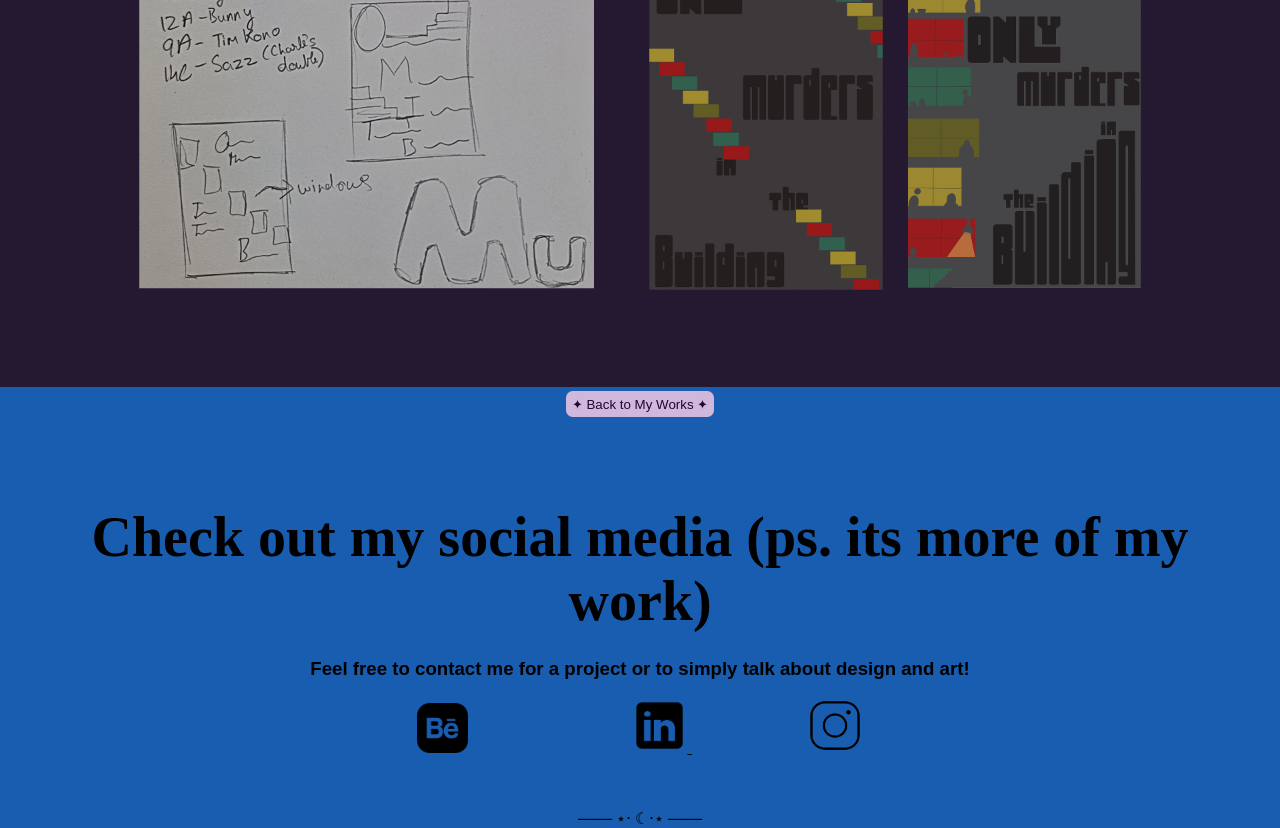
<file: onlymurders.html>
<!DOCTYPE html>
<head>
    <meta name="viewport" content="width=device-width, initial-scale=1">
    <link rel="stylesheet" href="style.css">
    <link rel="shortcut icon" href="favicon star.png" type="image/x-icon">
     
</head>
<style>

</style>

<html>
    <title> Only murders in the building poster </title>

<body>
    
    <div style= background-color:#5B4073;>    
        <div id="mySidenav" class="sidenav">
  <a href="javascript:void(0)" class="closebtn" onclick="closeNav()">&times;</a>
            <a href="index.html">Home</a>
  <a href="work.html">My Works</a>
  <a href="sidequests.html">My Side-quests</a>
  <a href="my cv.pdf" target="_blank">My CV</a>

</div>

<span style="font-size:30px;cursor:pointer" onclick="openNav()">&#9776; </span>

<script>
function openNav() {
  document.getElementById("mySidenav").style.width = "13.021vw";
}

function closeNav() {
  document.getElementById("mySidenav").style.width = "0";
}
</script>

    <h5 style="font-size: 1.667vw; text-align: center;"> Only Murders in the Building Poster </h5>
<div style="background-color: #195DB0; text-align: center;"> 
    <img src="only murders.jpg" width="100%">
    



<form action="work.html">
         <button type="submit">✦ Back to My Works ✦</button>
      </form>
<h6 style="margin:2.953vw ;" > 
    <br>
       <h6 style="font-size: 4.375vw;"> Check out my social media (ps. its more of my work) </h6>
<h4 style="font-size: 1.458vw;"> Feel free to contact me for a project or to simply talk about design and art! </h4>
    <br> <br>
   <a href = "https://www.behance.net/akshithagopi" target="_blank"> <img src="behance.png" style="width: 3.937vw;"></a> &nbsp; &nbsp; &nbsp; &nbsp; &nbsp; &nbsp; &nbsp; &nbsp; &nbsp; &nbsp; &nbsp; &nbsp; &nbsp; &nbsp; &nbsp; &nbsp; &nbsp; &nbsp;
   <a href = "https://www.linkedin.com/in/akshitha-gopikrishnan-642bb9378/" target="_blank">  <img src="icons8-linkedin-500.png" style="width: 4.331vw;"> </a> &nbsp; &nbsp; &nbsp; &nbsp; &nbsp; &nbsp; &nbsp; &nbsp; &nbsp; &nbsp; &nbsp; &nbsp; &nbsp;
   <a href = "https://www.instagram.com/ashxxart/" target="_blank"> <img src="icons8-instagram-100.png" style="width: 4.331vw;"></a>

</h6>
<br> <br> <br>

<p> ─── ⋆⋅ ☾⋅⋆ ───</p>
</div>
</div>

</body>

</html>
</file>
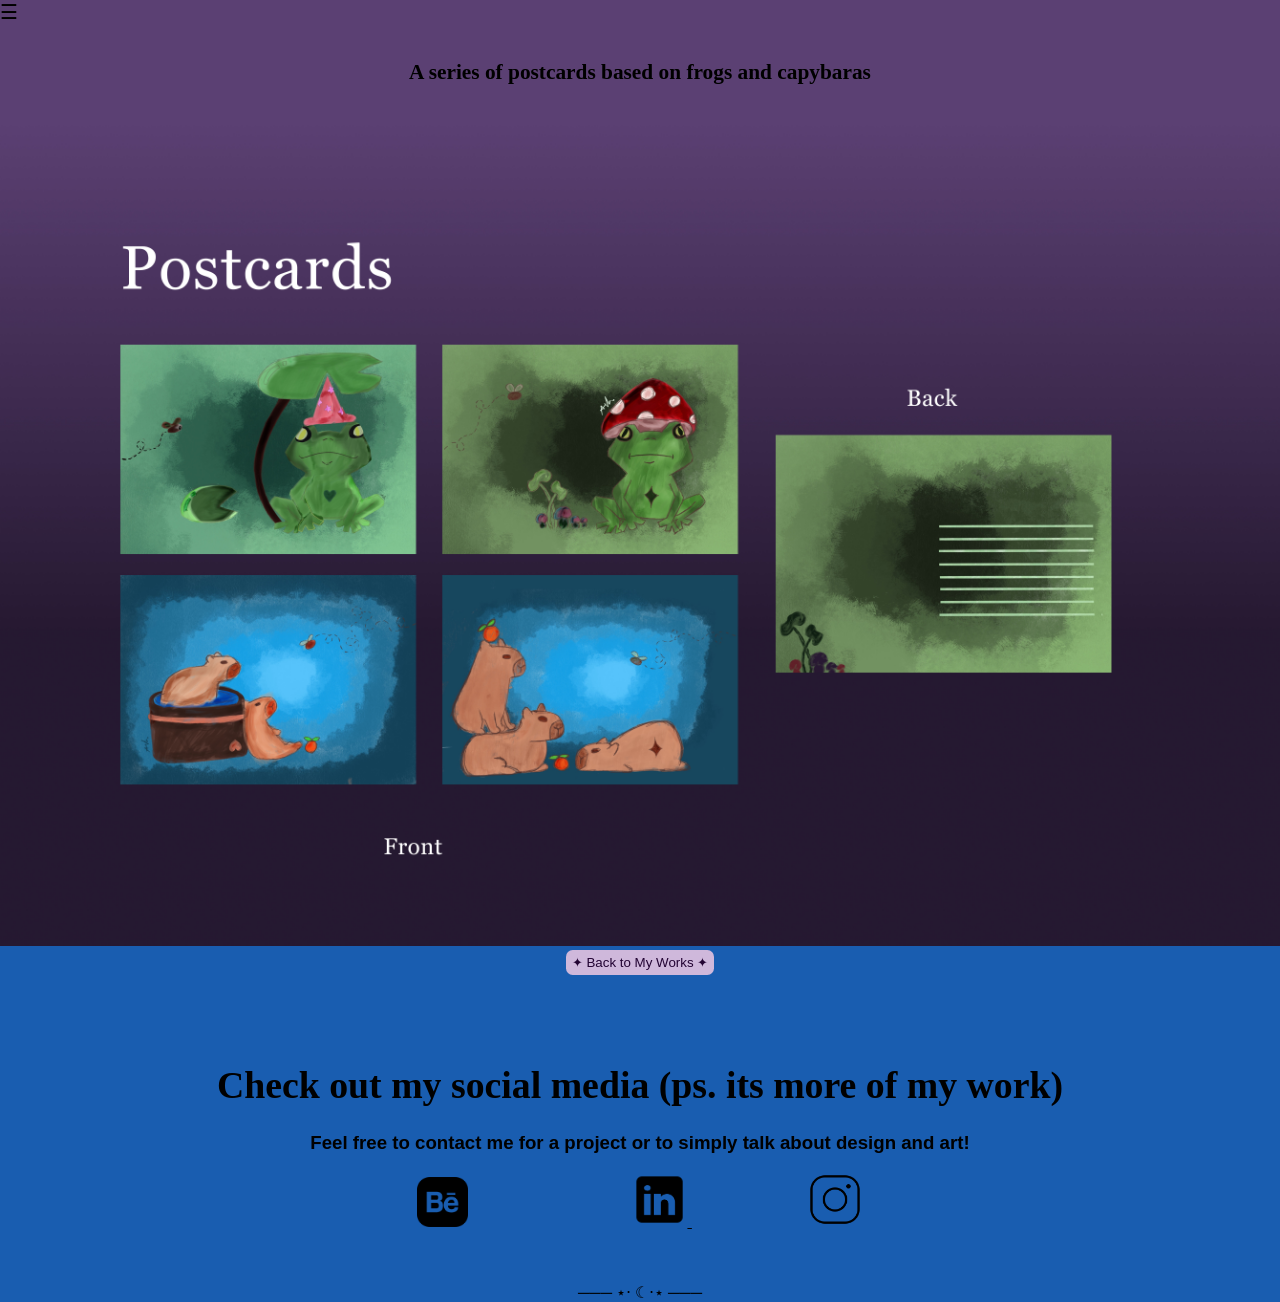
<file: postcardsandlino.html>
<!DOCTYPE html>
<head>
    <meta name="viewport" content="width=device-width, initial-scale=1">
    <link rel="stylesheet" href="style.css">
    <link rel="shortcut icon" href="favicon star.png" type="image/x-icon">
     
</head>
<style>

</style>

<html>
    <title> Postcards </title>

<body>
    
    <div style= background-color:#5B4073;>    
        <div id="mySidenav" class="sidenav">
  <a href="javascript:void(0)" class="closebtn" onclick="closeNav()">&times;</a>
             <a href="index.html">Home</a>
            
  <a href="work.html">My Works</a>
  <a href="sidequests.html">My Side-quests</a>
  <a href="my cv.pdf" target="_blank">My CV</a>

</div>

<span style="font-size:1.563vw;cursor:pointer" onclick="openNav()">&#9776; </span>

<script>
function openNav() {
  document.getElementById("mySidenav").style.width = "13.021vw";
}

function closeNav() {
  document.getElementById("mySidenav").style.width = "0";
}
</script>

    <h5 style="font-size: 1.667vw; text-align: center;"> A series of postcards based on frogs and capybaras </h5>
<div style="background-color: #195DB0; text-align: center;"> 
    <img src="postcardsandlino.jpg" width="100%">
    



<form action="work.html">
         <button type="submit">✦ Back to My Works ✦</button>
      </form>
<h6 style="margin:2.953vw;" > 
    <br>
       <h6 style="font-size: 2.953vw;"> Check out my social media (ps. its more of my work) </h6>
<h4 style="font-size:1.458vw;"> Feel free to contact me for a project or to simply talk about design and art! </h4>
    <br> <br>
   <a href = "https://www.behance.net/akshithagopi" target="_blank"> <img src="behance.png" style="width: 3.937vw;"></a> &nbsp; &nbsp; &nbsp; &nbsp; &nbsp; &nbsp; &nbsp; &nbsp; &nbsp; &nbsp; &nbsp; &nbsp; &nbsp; &nbsp; &nbsp; &nbsp; &nbsp; &nbsp;
   <a href = "https://www.linkedin.com/in/akshitha-gopikrishnan-642bb9378/" target="_blank">  <img src="icons8-linkedin-500.png" style="width: 4.331vw;"> </a> &nbsp; &nbsp; &nbsp; &nbsp; &nbsp; &nbsp; &nbsp; &nbsp; &nbsp; &nbsp; &nbsp; &nbsp; &nbsp;
   <a href = "https://www.instagram.com/ashxxart/" target="_blank"> <img src="icons8-instagram-100.png" style="width: 4.331vw;"></a>

</h6>
<br> <br> <br>

<p> ─── ⋆⋅ ☾⋅⋆ ───</p>

</div>
</div>

</body>

</html>
</file>
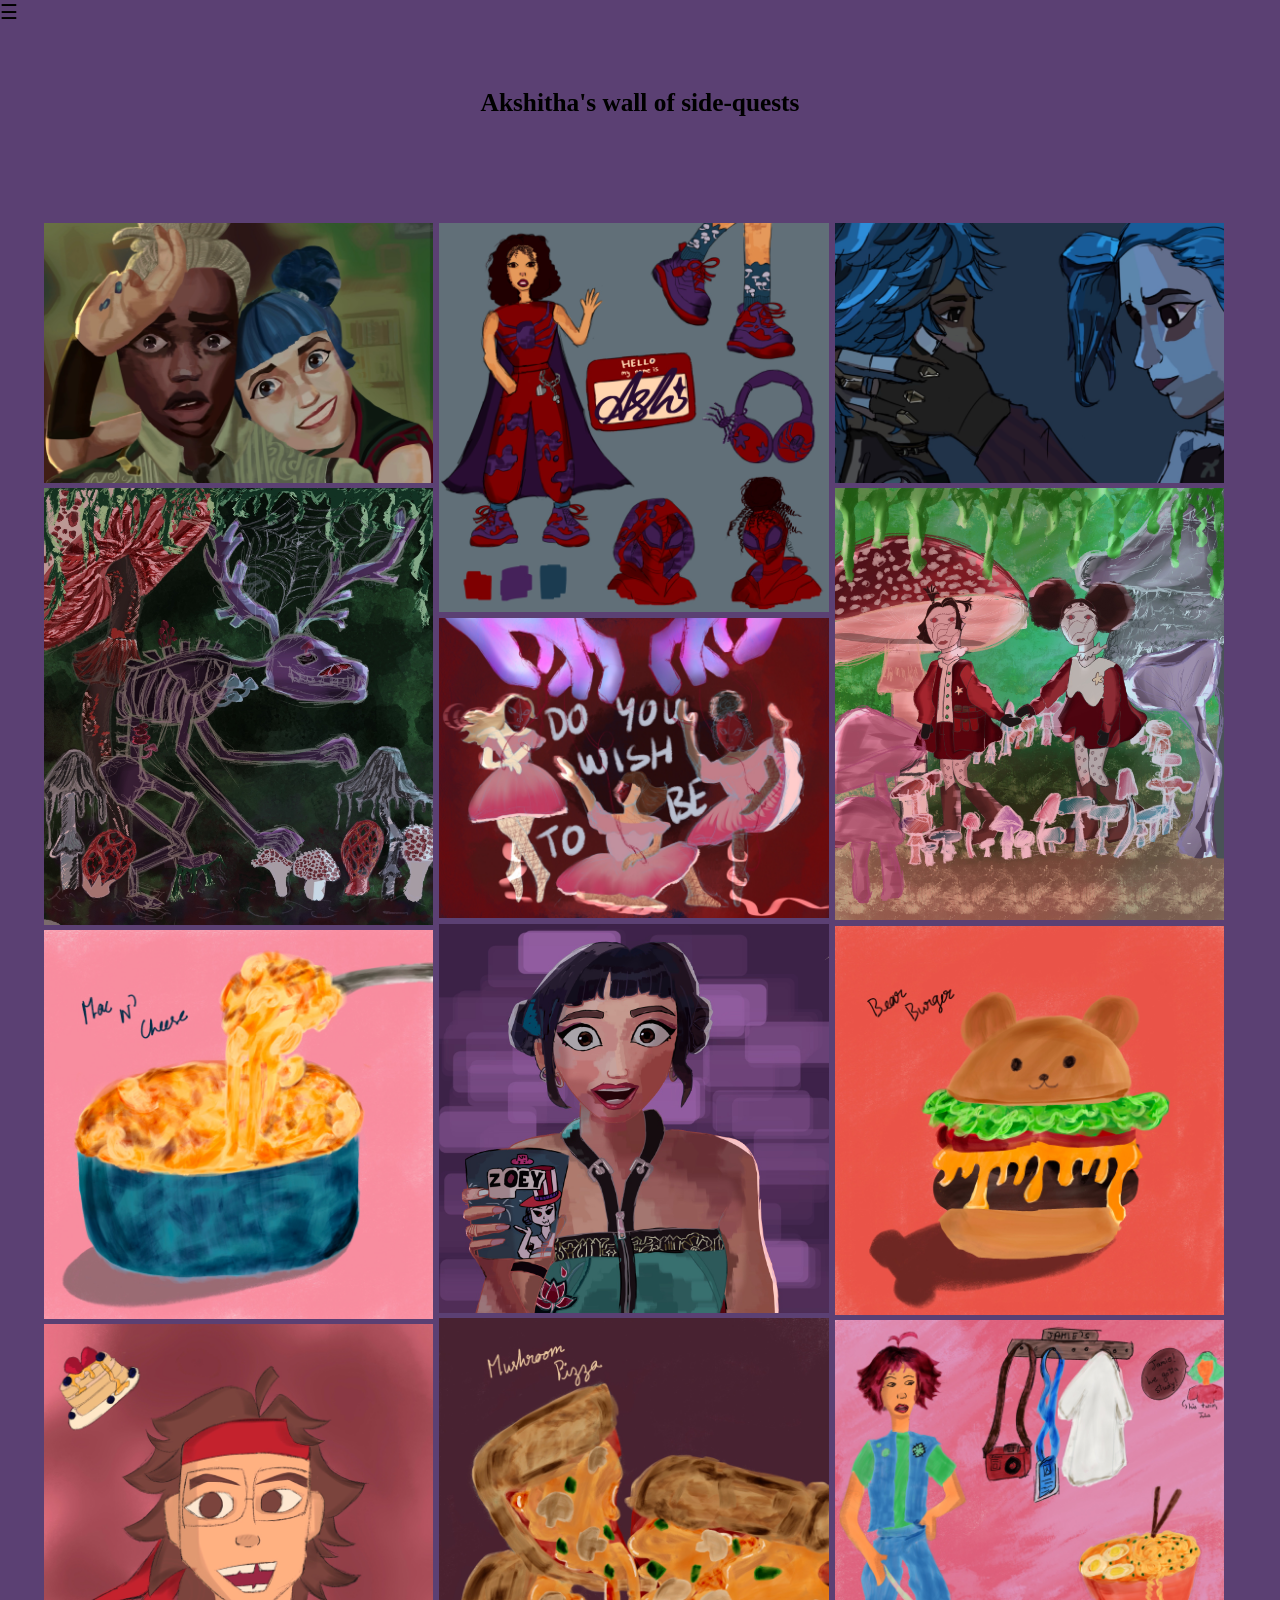
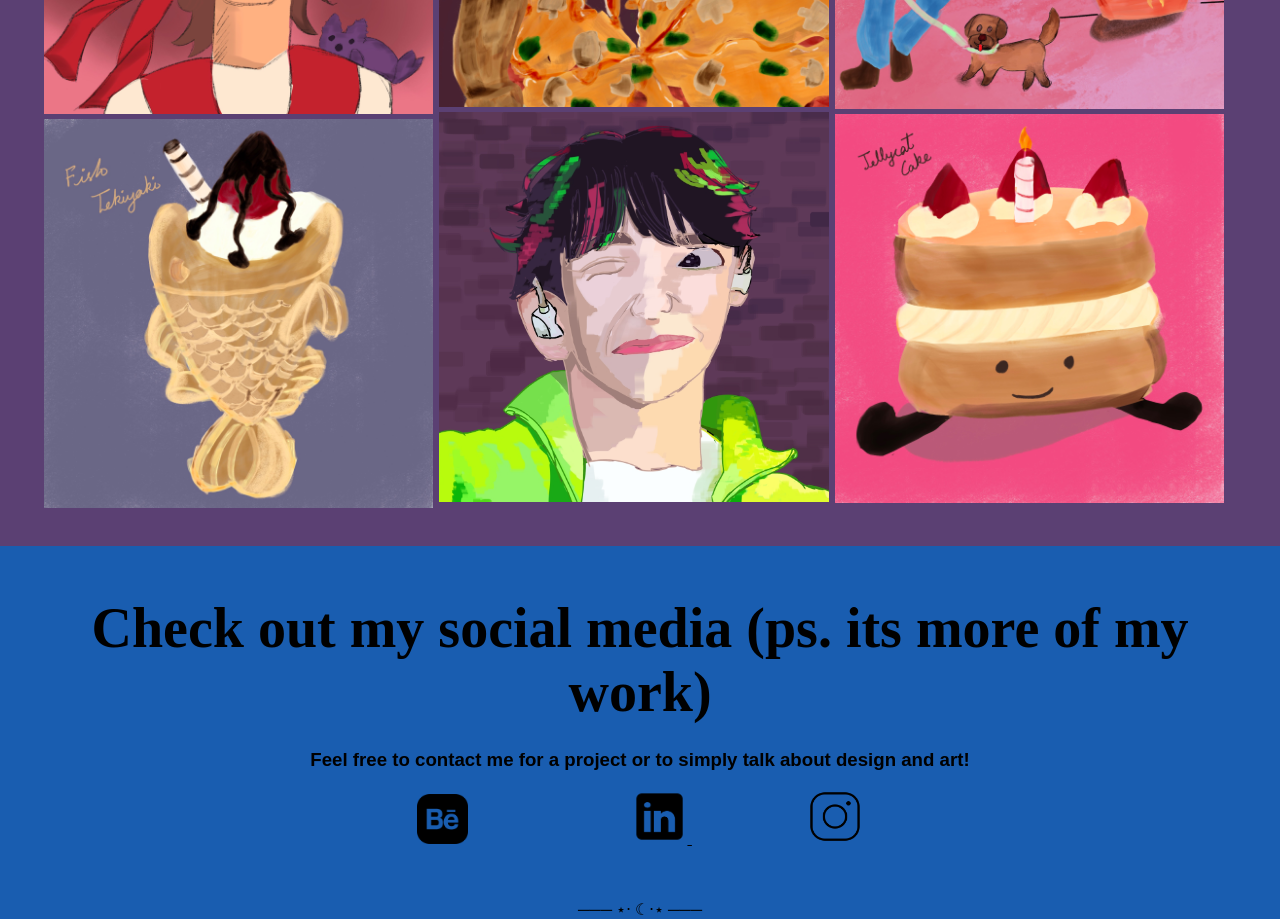
<file: sidequests.html>
<!DOCTYPE html>
 <meta name="viewport" content="width=device-width, initial-scale=1">
 <link rel="stylesheet" href="style.css">
 <link rel="shortcut icon" href="favicon star.png" type="image/x-icon">

<html>
    <title> My Side-quests </title>
<body  style="background-color: #5B4073;">
    <div id="mySidenav" class="sidenav">
  <a href="javascript:void(0)" class="closebtn" onclick="closeNav()">&times;</a>
      <a href="index.html">Home</a>
  <a href="work.html">My Works</a>
  <a href="sidequests.html">My Side-quests</a>
  <a href= "my cv.pdf" target="_blank">My CV</a>

</div>

<span style="font-size:1.563vw;cursor:pointer" onclick="openNav()">&#9776; </span>

<script>
function openNav() {
  document.getElementById("mySidenav").style.width = "13.021vw";
}

function closeNav() {
  document.getElementById("mySidenav").style.width = "0";
}
</script>
    
<div class="header">

    <h5 style="font-size: 1.979vw;"> Akshitha's wall of side-quests</h5>


</div>

<!-- Photo Grid -->
<div class="row"> 
  <div class="column"> 
    <img src="ekko and powder.jpeg" style="width:100%">
    <img src="mushroom decay.jpeg" style="width:100%">
   <img src="macncheese.jpeg" style="width:100%">
   <img src="polites.jpeg" style="width:100%">
    <img src="tekiyaki.jpeg" style="width:100%">
   
   
  </div>
  <div class="column">
    <img src="spidersona.jpeg" style="width:100%">
    <img src="do you wish to be.jpeg" style="width:100%">
     <img src="zoey ramen.jpeg" style="width:100%">
     <img src="pizza.jpeg" style="width:100%">
   <img src="dk teleparty era.jpeg" style="width:100%">
     
   
  </div>  
  <div class="column">
    <img src="jinx isha.jpeg" style="width:100%">
    <img src="fairy mushrooms.jpeg" style="width:100%">
     <img src="burger bear.jpeg" style="width:100%">
      <img src="random character.jpeg" style="width:100%">
         <img src="jellycat.jpeg" style="width:100%">


    
  </div>
 
</div>
<div style="background-color: #195DB0; text-align: center;"> 
<h6 style="margin:2.953vw;" > 
    <br>
       <h6 style="font-size: 4.375vw;"> Check out my social media (ps. its more of my work) </h6>
<h4 style="font-size: 1.458vw;"> Feel free to contact me for a project or to simply talk about design and art! </h4>
    <br> <br>
   <a href = "https://www.behance.net/akshithagopi" target="_blank"> <img src="behance.png" style="width: 3.937vw;"></a> &nbsp; &nbsp; &nbsp; &nbsp; &nbsp; &nbsp; &nbsp; &nbsp; &nbsp; &nbsp; &nbsp; &nbsp; &nbsp; &nbsp; &nbsp; &nbsp; &nbsp; &nbsp;
   <a href = "https://www.linkedin.com/in/akshitha-gopikrishnan-642bb9378/" target="_blank">  <img src="icons8-linkedin-500.png" style="width: 4.331vw;"> </a> &nbsp; &nbsp; &nbsp; &nbsp; &nbsp; &nbsp; &nbsp; &nbsp; &nbsp; &nbsp; &nbsp; &nbsp; &nbsp;
   <a href = "https://www.instagram.com/ashxxart/" target="_blank"> <img src="icons8-instagram-100.png" style="width: 4.331vw;"></a>

</h2>
<br> <br> <br>

<p> ─── ⋆⋅ ☾⋅⋆ ───</p>

</div>

</body>

</html>
</file>
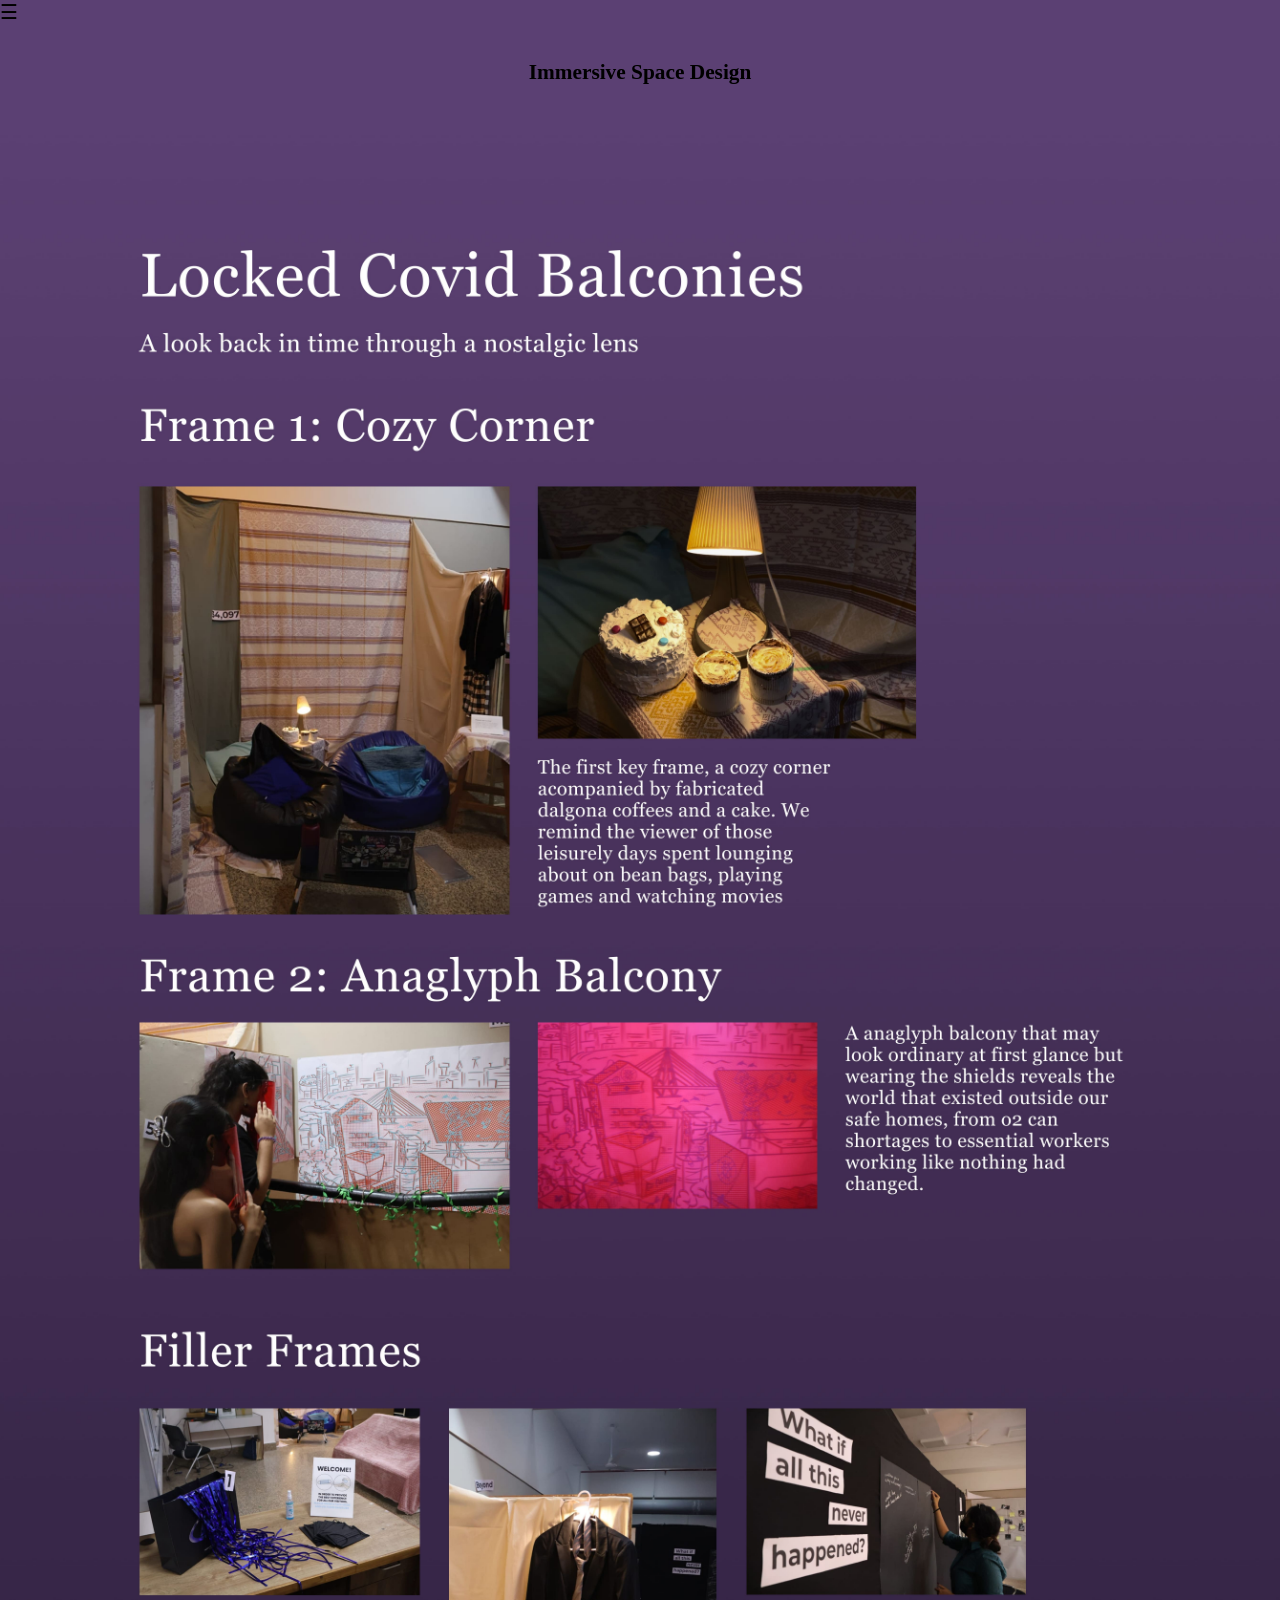
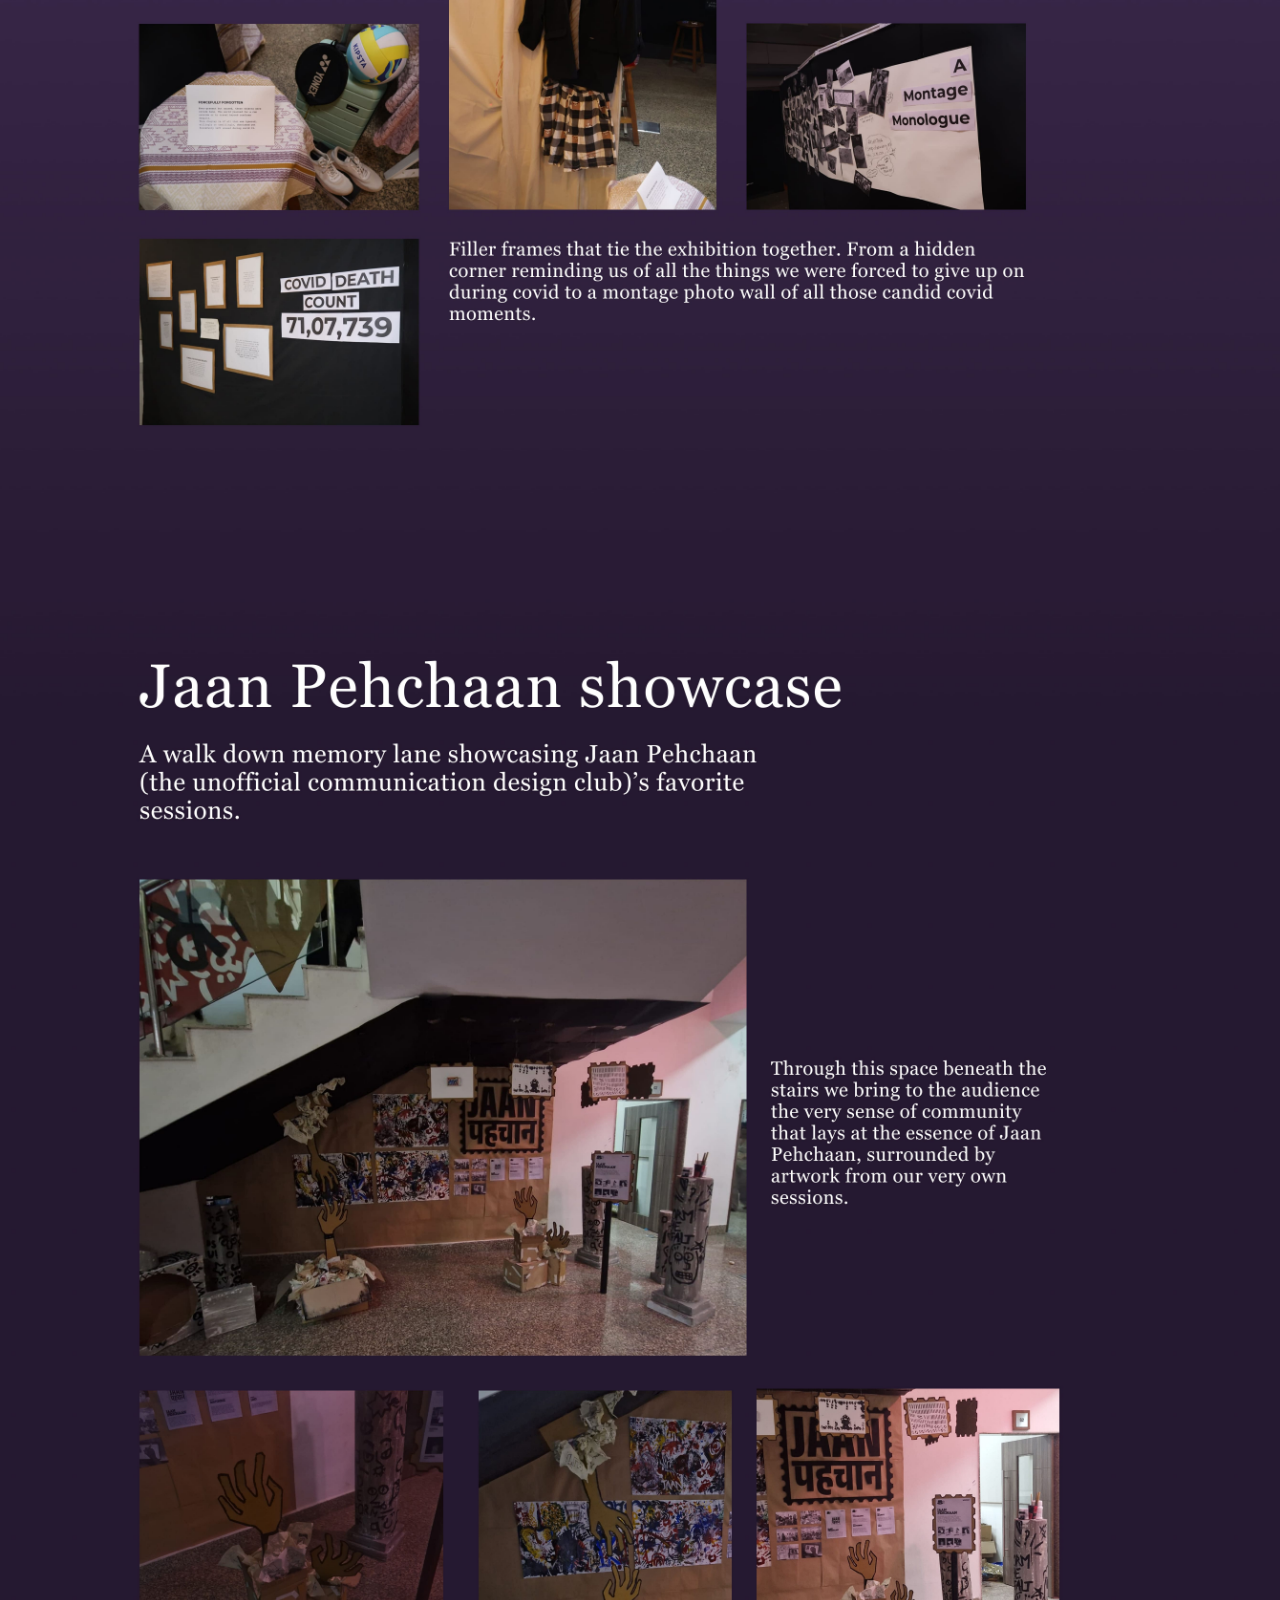
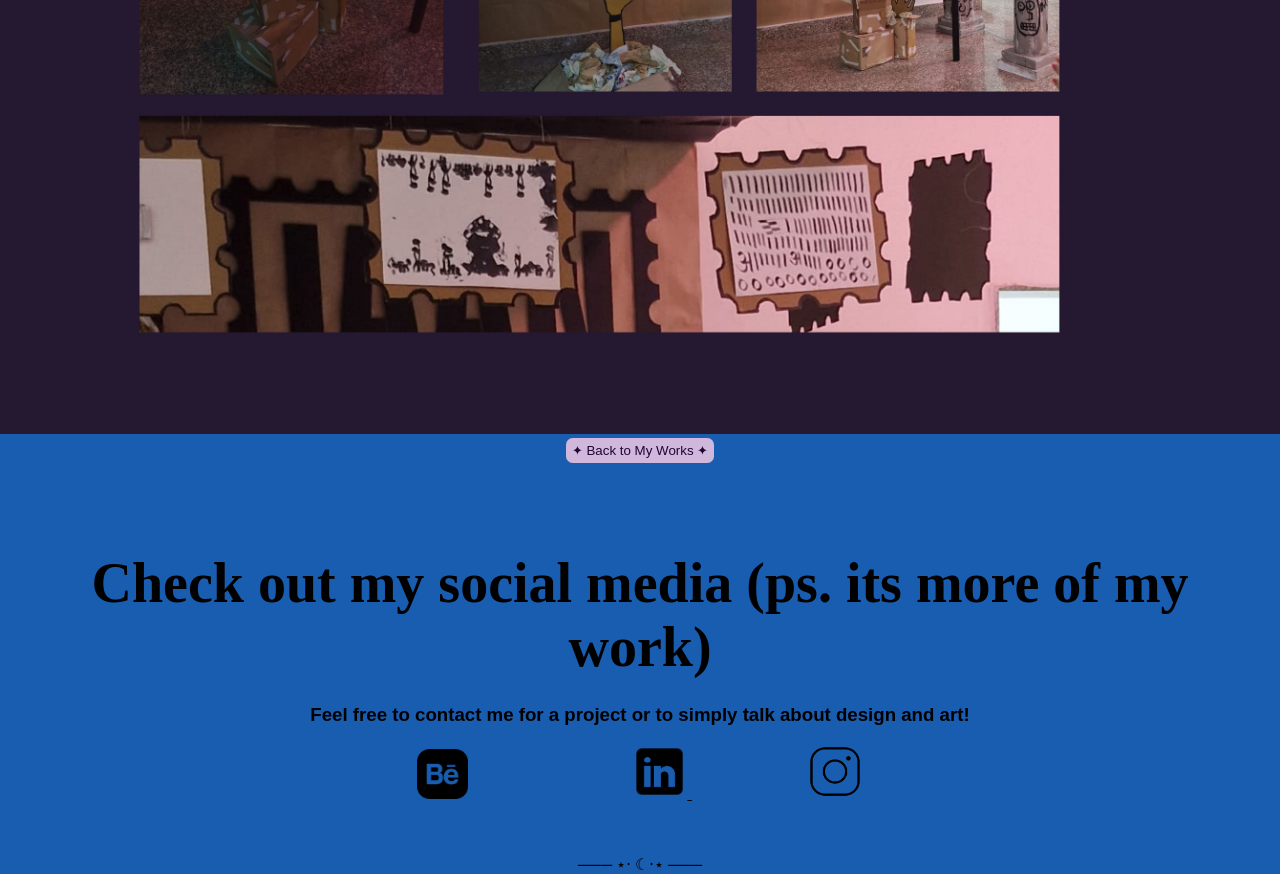
<file: spacedesign.html>
<!DOCTYPE html>
<head>
    <meta name="viewport" content="width=device-width, initial-scale=1">
    <link rel="stylesheet" href="style.css">
    <link rel="shortcut icon" href="favicon star.png" type="image/x-icon">

</head>
<style>

</style>

<html>
    <title> Space Design </title>

<body>
    
    <div style= background-color:#5B4073;>    
        <div id="mySidenav" class="sidenav">
  <a href="javascript:void(0)" class="closebtn" onclick="closeNav()">&times;</a>
                <a href="index.html">Home</a>
  <a href="work.html">My Works</a>
  <a href="sidequests.html">My Side-quests</a>
  <a href="my cv.pdf" target="_blank">My CV</a>

</div>

<span style="font-size:1.563vw;cursor:pointer" onclick="openNav()">&#9776; </span>

<script>
function openNav() {
  document.getElementById("mySidenav").style.width = "13.021vw";
}

function closeNav() {
  document.getElementById("mySidenav").style.width = "0";
}
</script>

    <h5 style="font-size: 1.667vw; text-align: center;"> Immersive Space Design </h5>
<div style="background-color: #195DB0; text-align: center;"> 
    <img src= "Space Design.jpg" width="100%">
    


<form action="work.html">
         <button type="submit">✦ Back to My Works ✦</button>
      </form>

<h6 style="margin:2.953vw ;" > 
    <br>
       <h6 style="font-size: 4.375vw;"> Check out my social media (ps. its more of my work) </h6>
<h4 style="font-size: 1.458vw;"> Feel free to contact me for a project or to simply talk about design and art! </h4>
    <br> <br>
   <a href = "https://www.behance.net/akshithagopi" target="_blank"> <img src="behance.png" style="width: 3.937vw;"></a> &nbsp; &nbsp; &nbsp; &nbsp; &nbsp; &nbsp; &nbsp; &nbsp; &nbsp; &nbsp; &nbsp; &nbsp; &nbsp; &nbsp; &nbsp; &nbsp; &nbsp; &nbsp;
   <a href = "https://www.linkedin.com/in/akshitha-gopikrishnan-642bb9378/" target="_blank">  <img src="icons8-linkedin-500.png" style="width: 4.331vw;"> </a> &nbsp; &nbsp; &nbsp; &nbsp; &nbsp; &nbsp; &nbsp; &nbsp; &nbsp; &nbsp; &nbsp; &nbsp; &nbsp;
   <a href = "https://www.instagram.com/ashxxart/" target="_blank"> <img src="icons8-instagram-100.png" style="width: 4.331vw;"></a>

</h6>
<br> <br> <br>

<p> ─── ⋆⋅ ☾⋅⋆ ───</p>

</div>
</div>

</body>

</html>
</file>
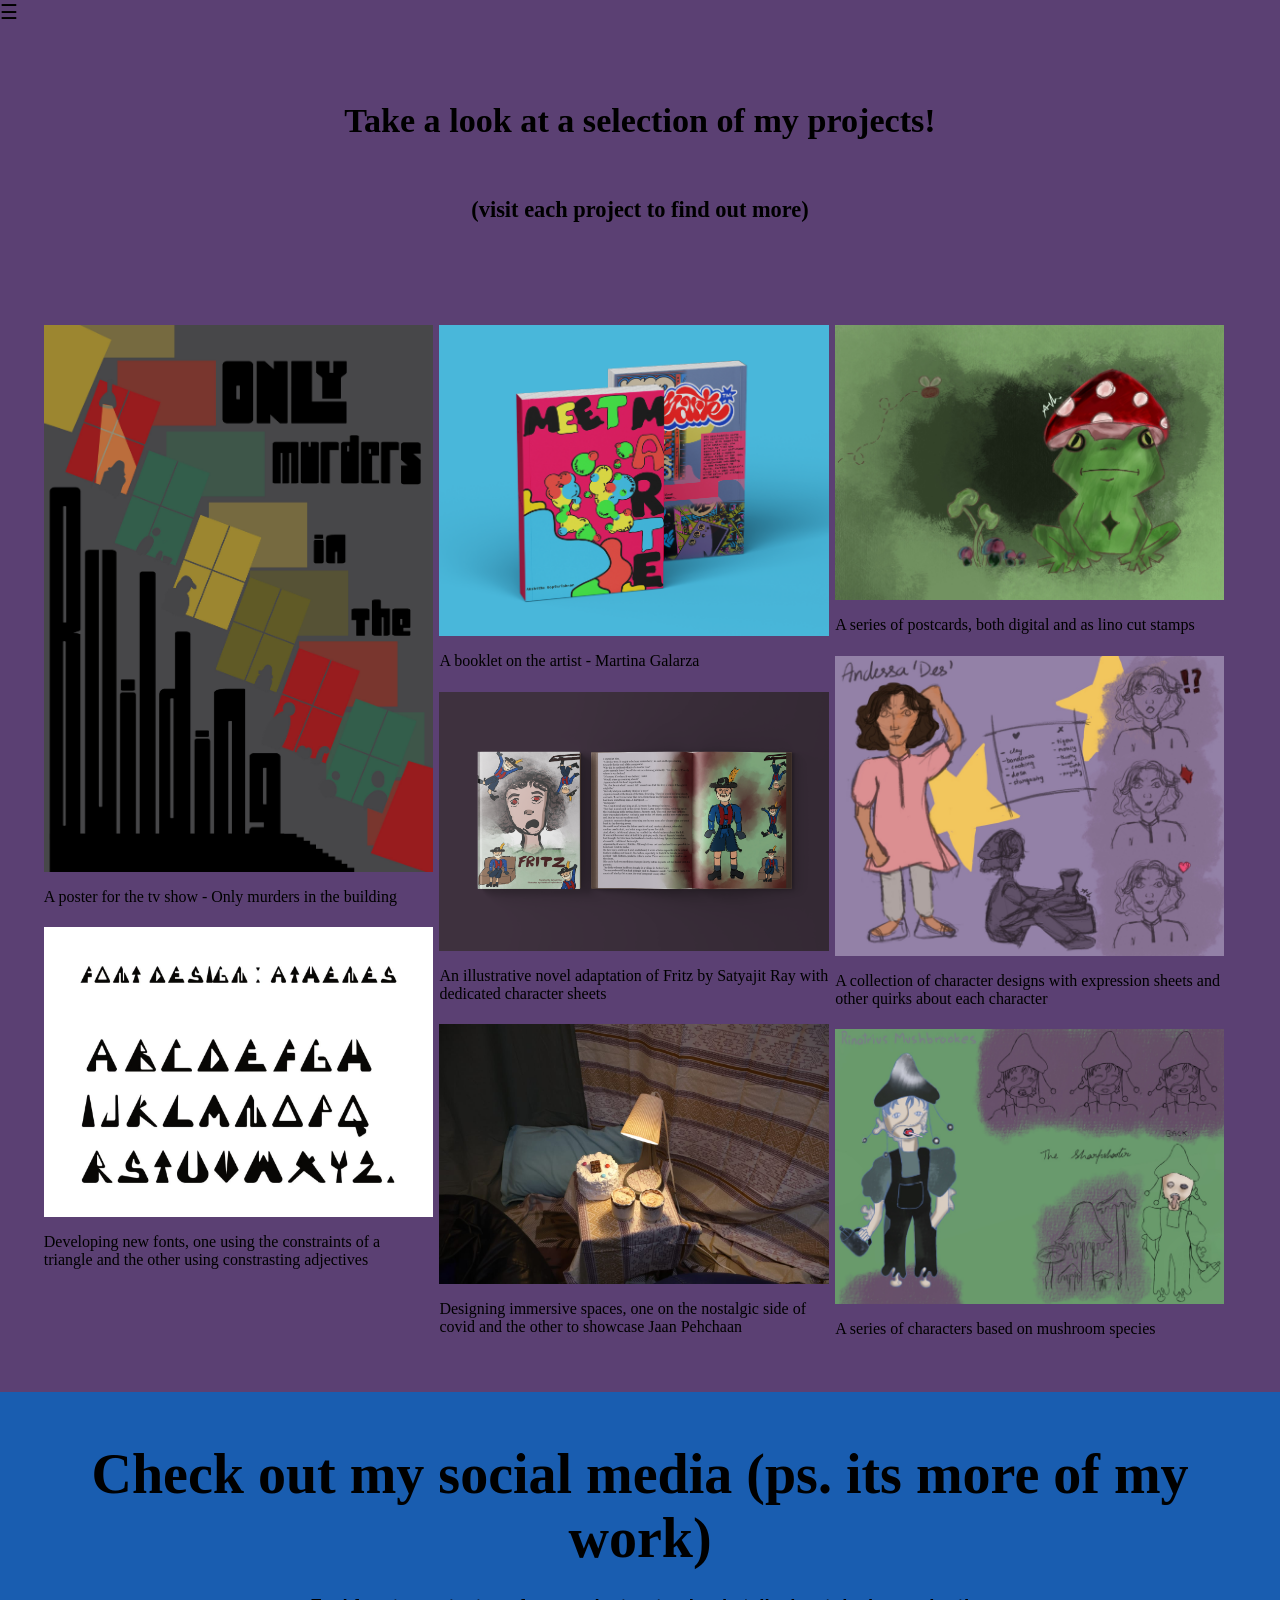
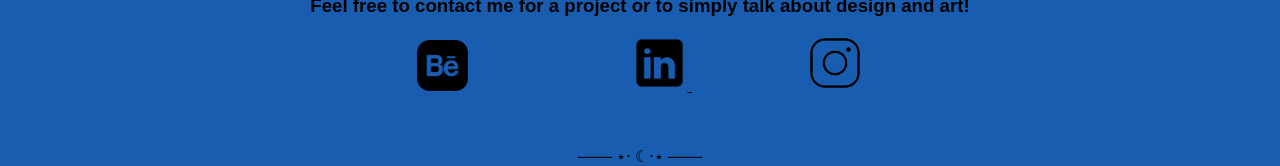
<file: work.html>
<!DOCTYPE html> 
 <meta name="viewport" content="width=device-width, initial-scale=1">
 <link rel="stylesheet" href="style.css">
  <link rel="shortcut icon" href="favicon star.png" type="image/x-icon">
    
<html>
    <title> My Works </title>
<body  style="background-color: #5B4073;">
    <div id="mySidenav" class="sidenav">
  <a href="javascript:void(0)" class="closebtn" onclick="closeNav()">&times;</a> 
     <a href="index.html">Home</a>
  <a href="work.html">My Works</a>
  <a href="sidequests.html">My Side-quests</a>
  <a href="my cv.pdf" target="_blank">My CV</a>
     

</div>

<span style="font-size:1.563vw;cursor:pointer" onclick="openNav()">&#9776; </span>

<script>
function openNav() {
  document.getElementById("mySidenav").style.width = "13.021vw";
}

function closeNav() {
  document.getElementById("mySidenav").style.width = "0";
}
</script>
    
<div class="header">

    <h5 style="font-size: 2.667vw;"> Take a look at a selection of my projects! </h5>
    <h5 style="font-size: 1.75vw;"> (visit each project to find out more) </h5>


</div>

<!-- Photo Grid -->
<div class="row"> 
  <div class="column">
   <a href="onlymurders.html"> <img src="Only murders narrowed down options conflict (1).jpg" style="width:100%"> </a>
    <p style="text-align:left;">A poster for the tv show - Only murders in the building </p>
  <a href="Fontdesign.html"> <img src="Athenes font a-z final Akshitha Gopikrishnan-1.jpg" style="width:100%"> </a>
   <p style="text-align: left;">Developing new fonts, one using the constraints of a triangle and the other using constrasting adjectives </p>
   
  </div>
  <div class="column">
    <a href="meetmarte.html"> <img src="marte mockupp.png" style="width:100%"> </a>
    <p style="text-align:left;">A booklet on the artist - Martina Galarza</p>
   <a href="fritz.html"> <img src="05.png" style="width:100%"> </a>
    <p style="text-align: left;">An illustrative novel adaptation of Fritz by Satyajit Ray with dedicated character sheets</p>
    <a href="spacedesign.html"> <img src="food fabrication.jpeg" style="width:100%"> </a>
     <p style="text-align: left;"> Designing immersive spaces, one on the nostalgic side of covid and the other to showcase Jaan Pehchaan</p>
     
   
  </div>  
  <div class="column">
   <a href="postcardsandlino.html"> <img src="frog sparkle postcard.jpeg" style="width:100%"> </a>
    <p style="text-align: left;">A series of postcards, both digital and as lino cut stamps</p>
    <a href="characters.html"> <img src="andesa character sheet.jpeg" style="width:100%"> </a>
    <p style="text-align: left;"> A collection of character designs with expression sheets and other quirks about each character</p>
    <a href="mushroomcharacters.html"> <img src="inky cap sheet.jpeg" style="width:100%"> </a>
     <p style="text-align: left;"> A series of characters based on mushroom species </p>
    
  </div>
 
</div>
<div style="background-color: #195DB0; text-align: center;"> 
<h6 style="margin:2.953vw" > 
    <br>
       <h6 style="font-size: 4.375vw;"> Check out my social media (ps. its more of my work) </h6>
<h4 style="font-size: 1.458vw;"> Feel free to contact me for a project or to simply talk about design and art! </h4>
    <br> <br>
   <a href = "https://www.behance.net/akshithagopi" target="_blank"> <img src="behance.png" style="width:3.937vw;"></a> &nbsp; &nbsp; &nbsp; &nbsp; &nbsp; &nbsp; &nbsp; &nbsp; &nbsp; &nbsp; &nbsp; &nbsp; &nbsp; &nbsp; &nbsp; &nbsp; &nbsp; &nbsp;
   <a href = "https://www.linkedin.com/in/akshitha-gopikrishnan-642bb9378/" target="_blank">  <img src="icons8-linkedin-500.png" style="width: 4.331vw;"> </a> &nbsp; &nbsp; &nbsp; &nbsp; &nbsp; &nbsp; &nbsp; &nbsp; &nbsp; &nbsp; &nbsp; &nbsp; &nbsp;
   <a href = "https://www.instagram.com/ashxxart/" target="_blank"> <img src="icons8-instagram-100.png" style="width: 4.331vw;"></a>

</h6>
<br> <br> <br>

<p> ─── ⋆⋅ ☾⋅⋆ ───</p>

</div>

</body>

</html>
</file>
<file: style.css>
html, body {
    min-width: 100%;
    margin: 0%;
    height:100%
        
}
body{
    min-height: 100%;
    min-width: 100%;
}
@font-face
{
    font-family: 'Clayful';
    src: url('Clayful.otf');
}
h2, header
{
font-family: 'Clayful' ;

}
h3
{
font-family: 'Clayful' ;
display: inline;
font-size: 3.75vw;
color: #A289B0"

}

h4{
    display: inline;

}

a { 
    color: inherit; 
  }

p
{
font-family: 'Franklin Gothic Medium';
}
.sidenav {
  height: 100%;
  width: 0;
  position: fixed;
  z-index: 1;
  top: 0;
  left: 0;
  background-color: #195DB0;
  overflow-x: hidden;
  transition: 0.5s;
  padding-top: 3.125vw;
}

.sidenav a {
  padding: 0.417vw 0.417vw 0.417vw 1.667vw;
  text-decoration: none;
  font-size: 1.302vw;
  color: #340B4D;
  display: block;
  transition: 0.3s;
}

.sidenav a:hover {
  color: #f1f1f1;
}

.sidenav .closebtn {
  position: absolute;
  top: 0;
  right: 1.302vw;
  font-size: 1.875vw;
  margin-left: 2.604vw;
}

@media screen and (max-height: 23.438vw) {
  .sidenav {padding-top: 0.781vw;}
  .sidenav a {font-size: 0.938vw;}
}

* {
  box-sizing: border-box;
}

body {
  margin: 0;
  font-family: Arial;
}

.header {
  text-align: center;
  padding: 1.667vw;
}

.row {
  display: -ms-flexbox; /* IE10 */
  display: flex;
  -ms-flex-wrap: wrap; /* IE10 */
  flex-wrap: wrap;
  padding: 0 0.208vw;
  margin: 2.953vw;
}

/* Create four equal columns that sits next to each other */
.column {
  -ms-flex: 33%; /* IE10 */
  flex: 33%;
  max-width: 33%;
  padding: 0 0.26vw;
}

.column img {
  margin-top: 0.417vw;
  vertical-align: middle;
  width: 100%;
}

/* Create two equal columns that sits next to each other */
.column2 {
  -ms-flex: 50%; /* IE10 */
  flex: 50%;
  max-width: 50%;
  padding: 0 0.26vw;
}

.column2 img {
  margin-top: 0.417vw;
  vertical-align: middle;
  width: 100%;
}

h5
{
    font-family: Georgia;
}
@font-face
{
    font-family: 'pixel';
    src: url('Pixel Game.otf');
}
h6
{
    margin: 1.968vw;
   font-family: Georgia ;

}

/*<button onclick="work.html"> Back to My Works!</button> */

 button {
        background-color: #CFB8DB;
        border: 0.026vw #0B0212;
        border-radius: 0.521vw;
        color: #230433;
        padding: 0.417vw;
      }
</file>
